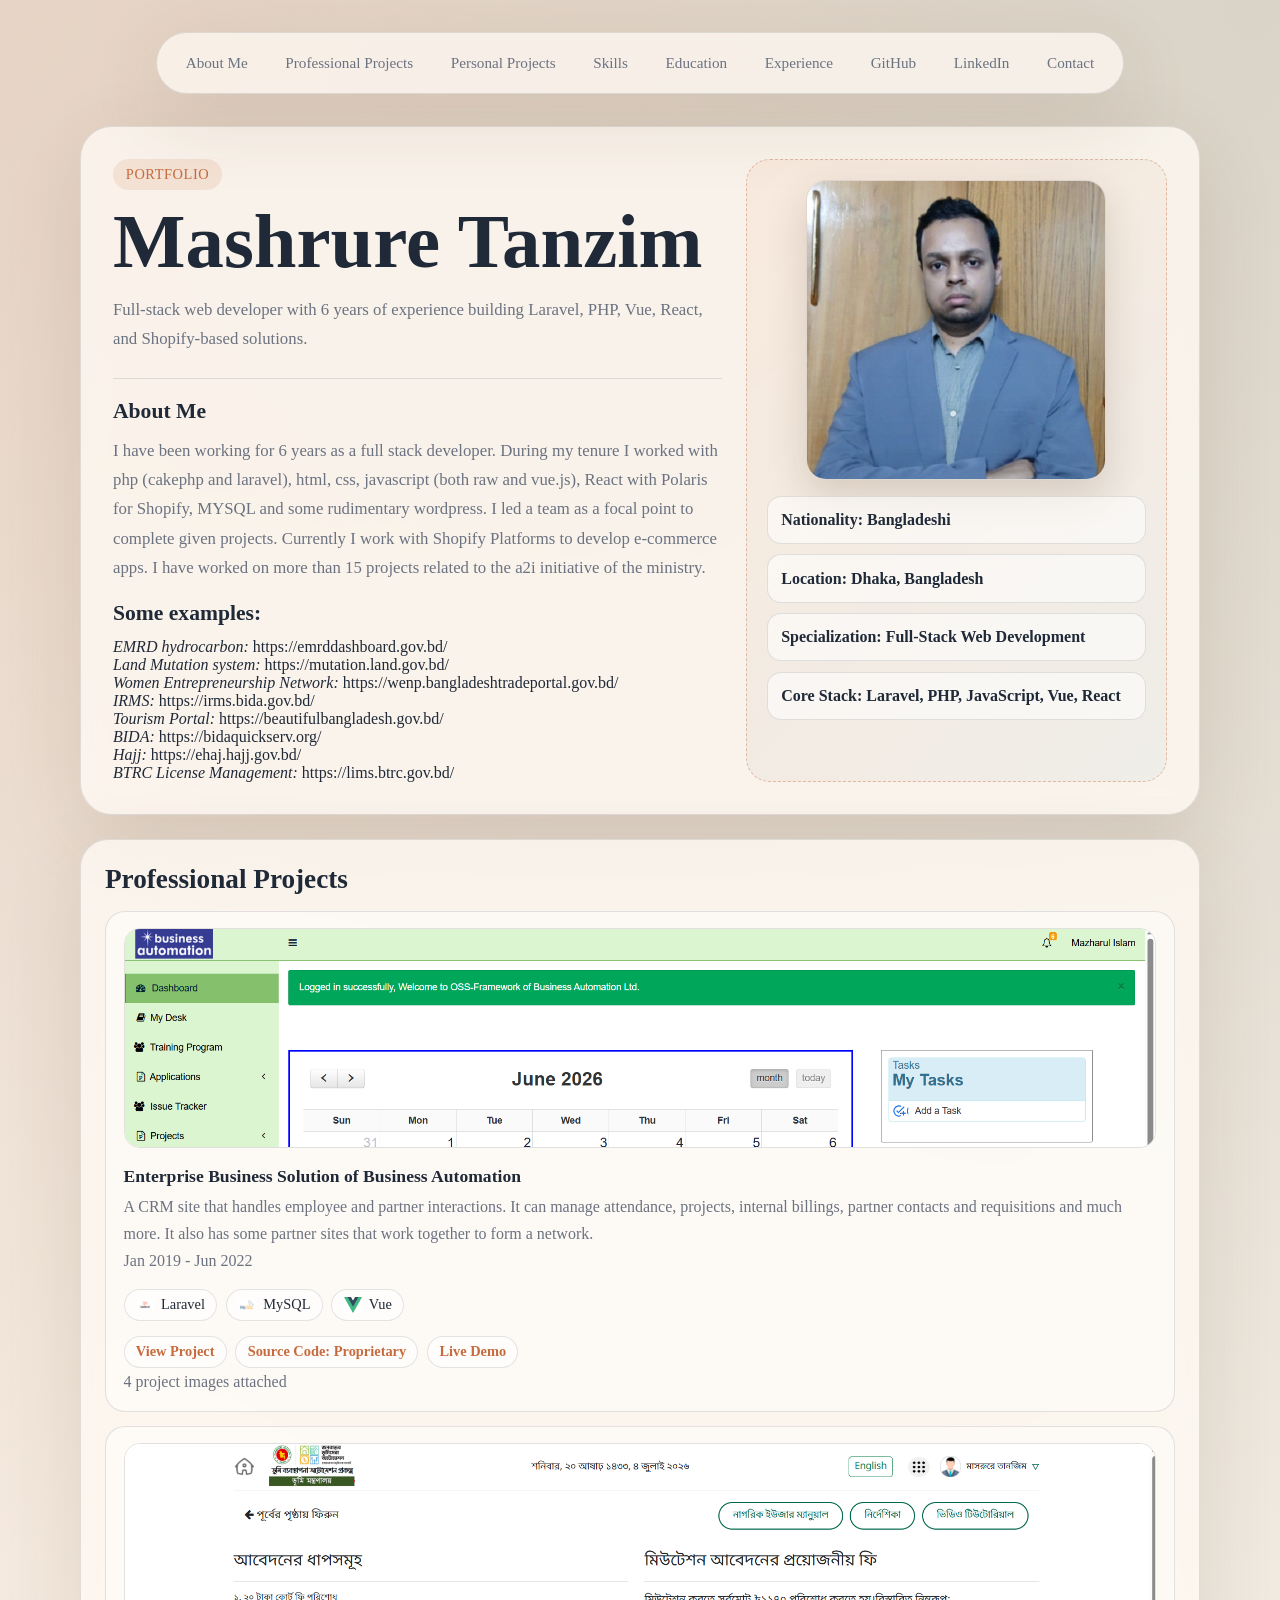
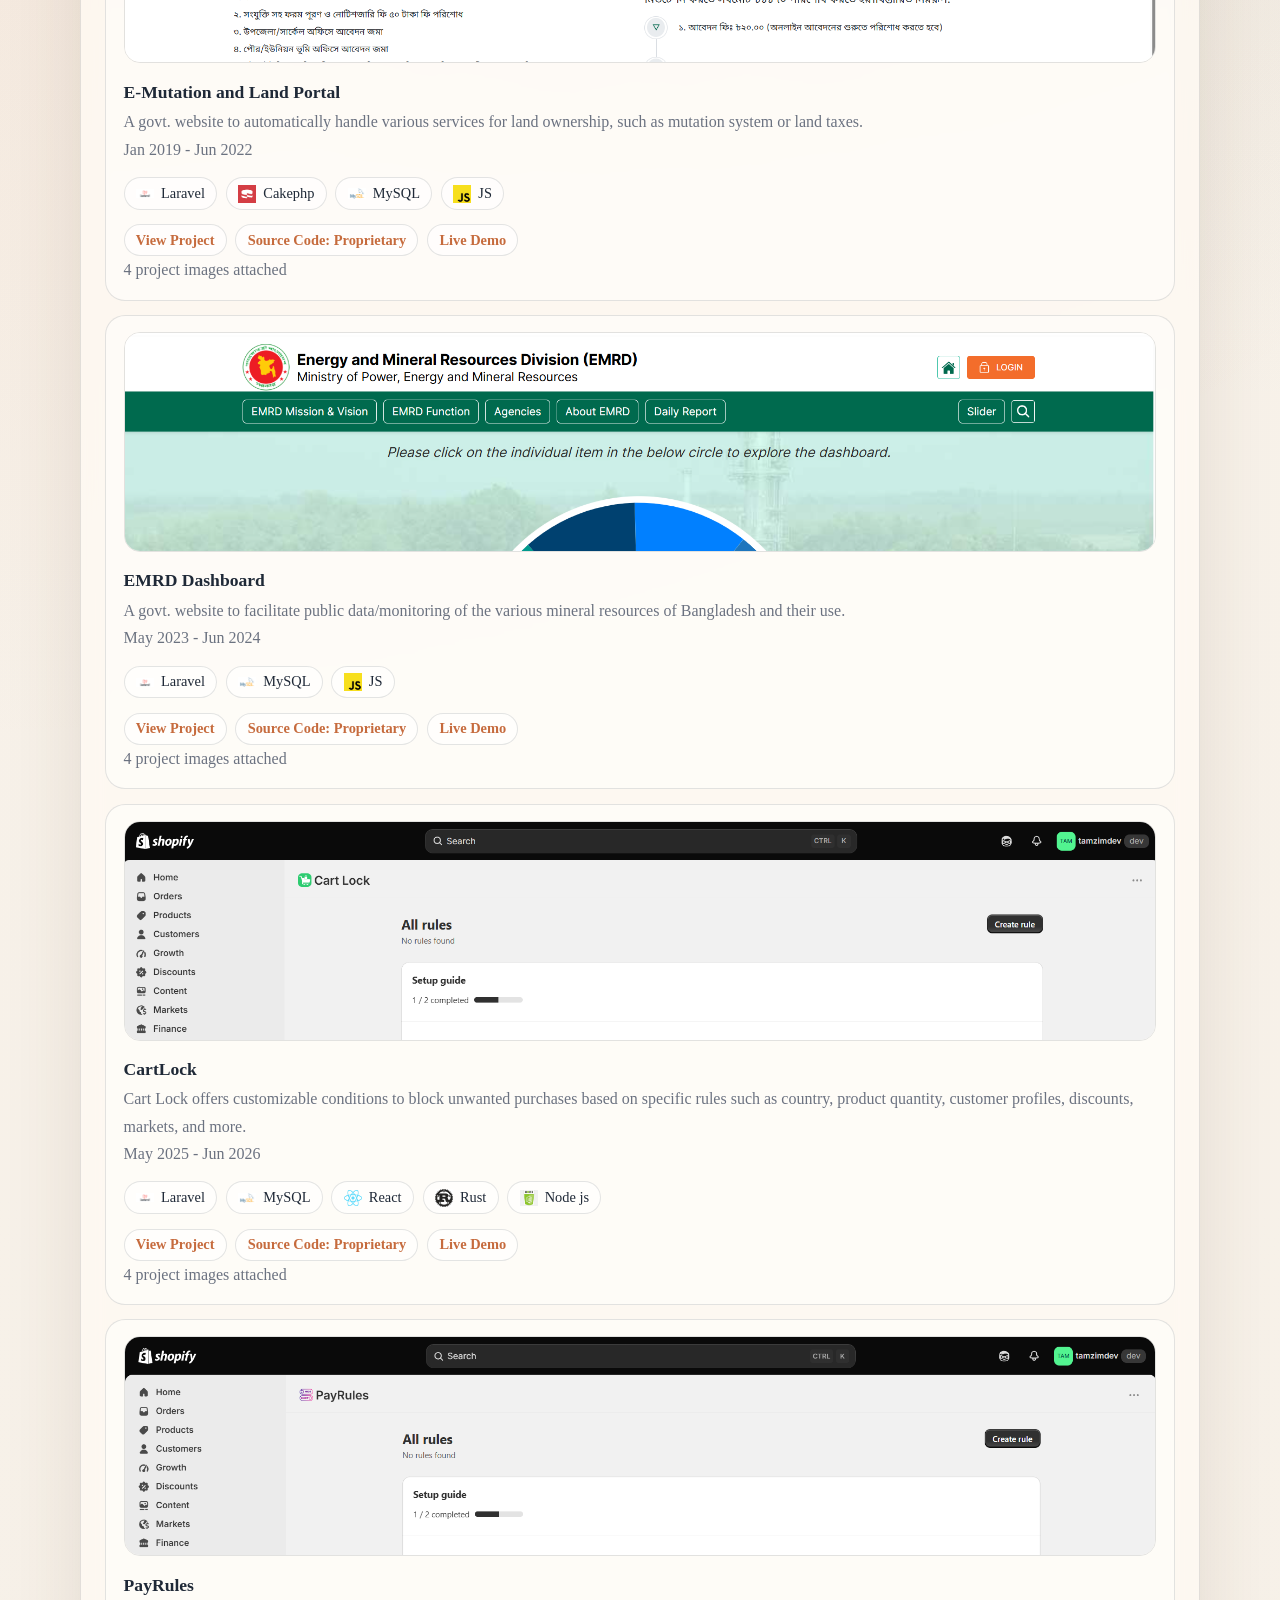
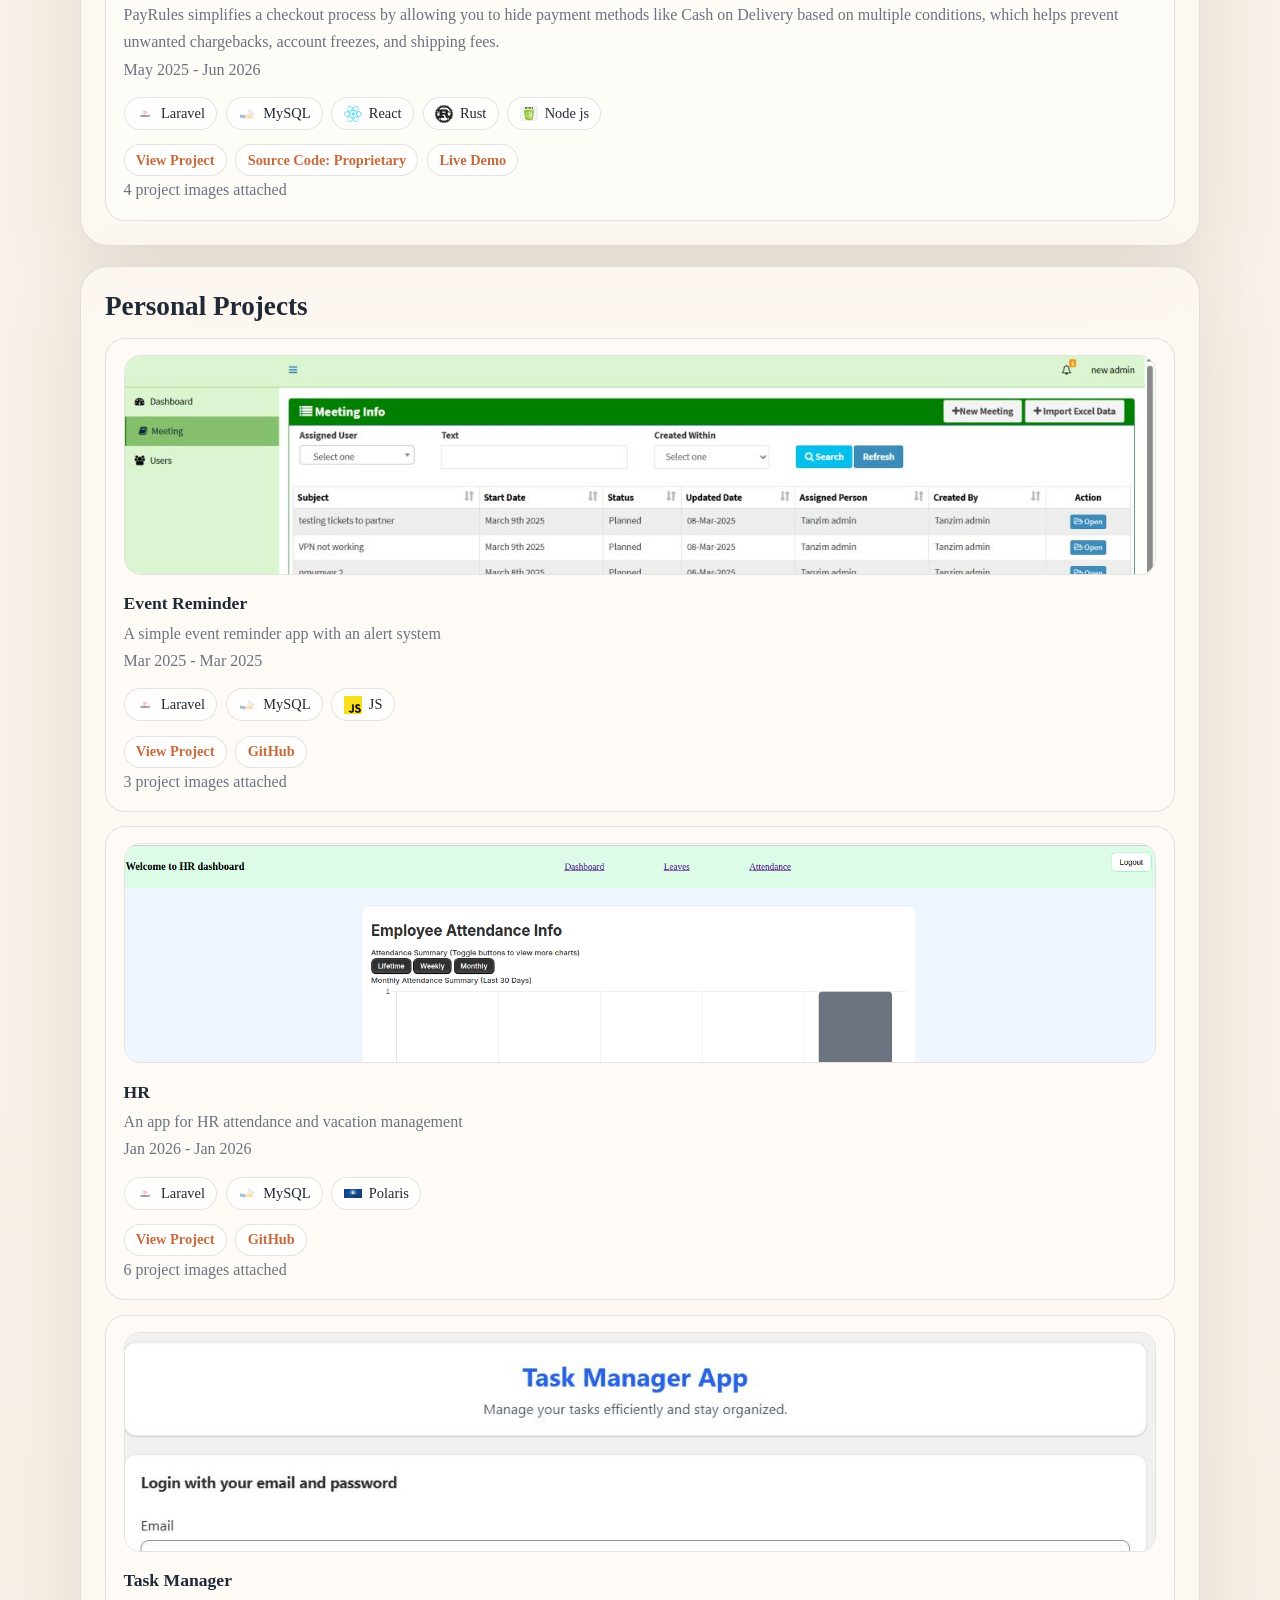
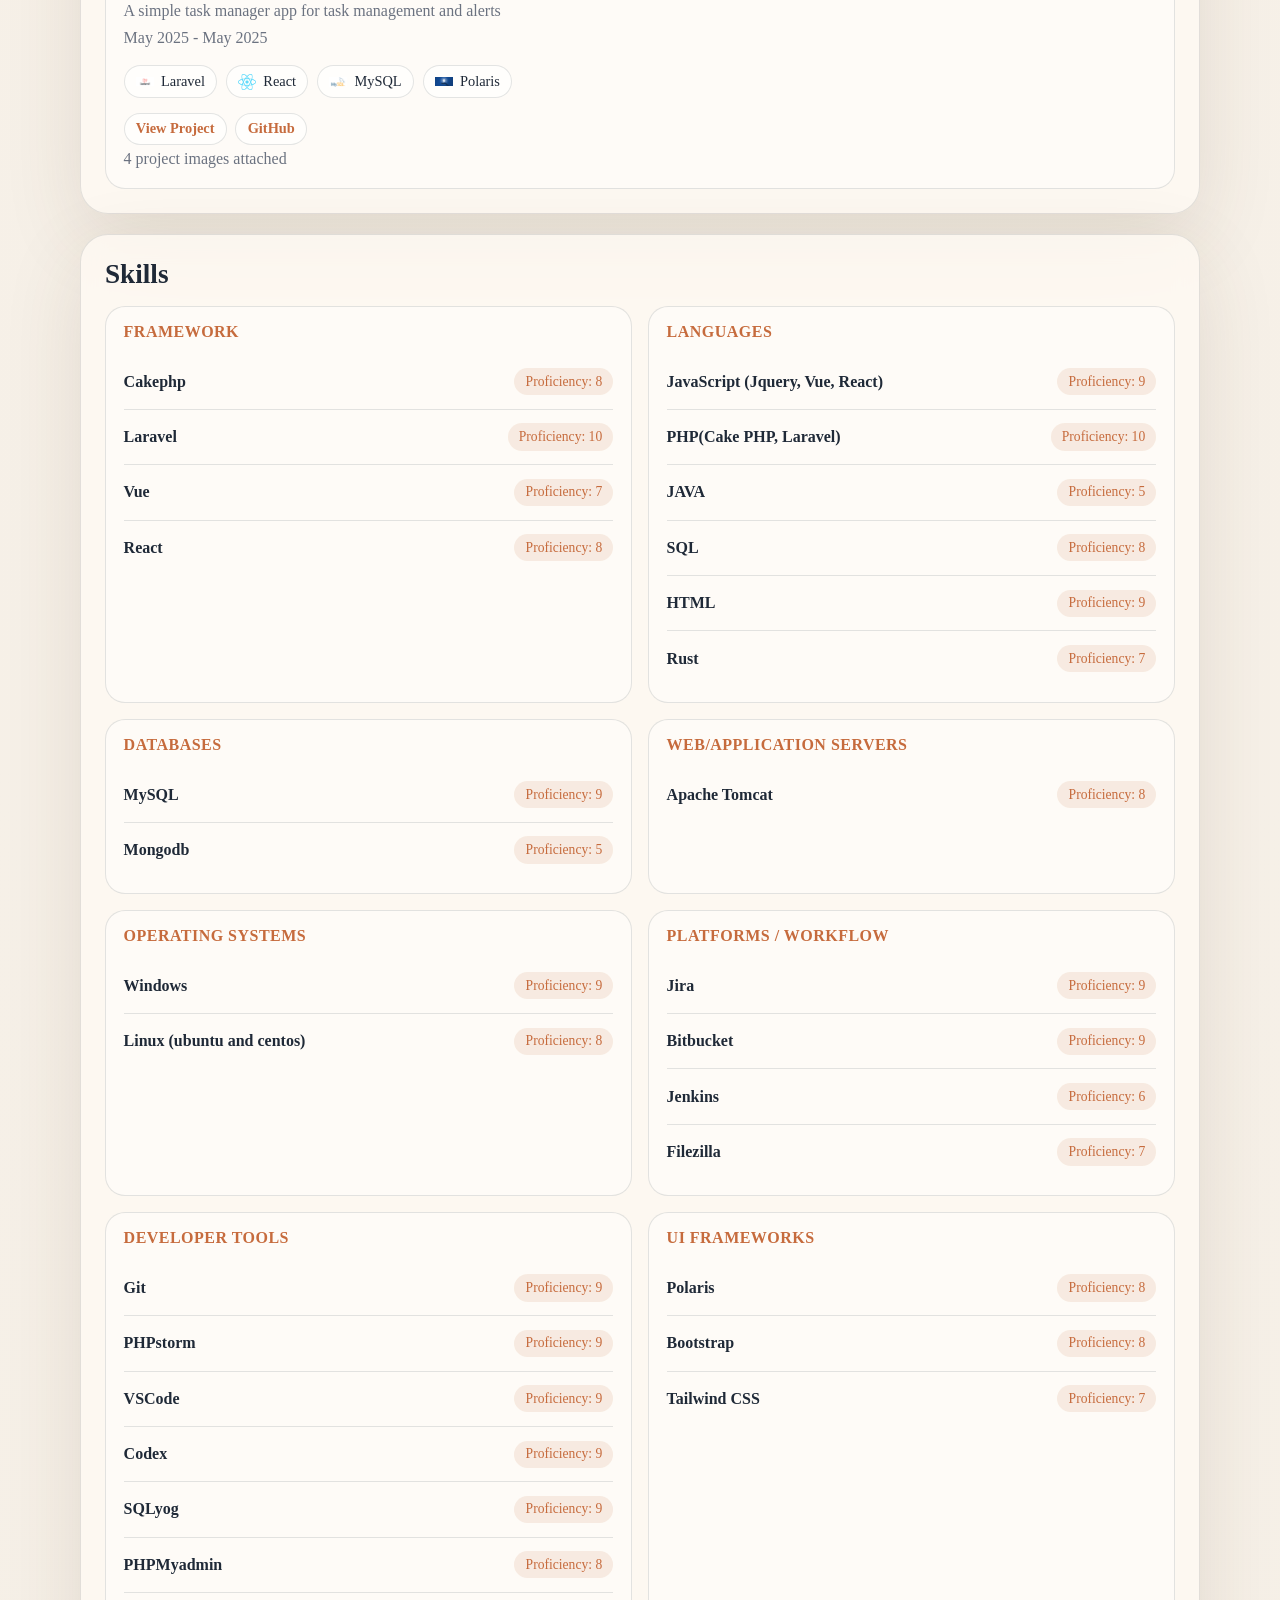
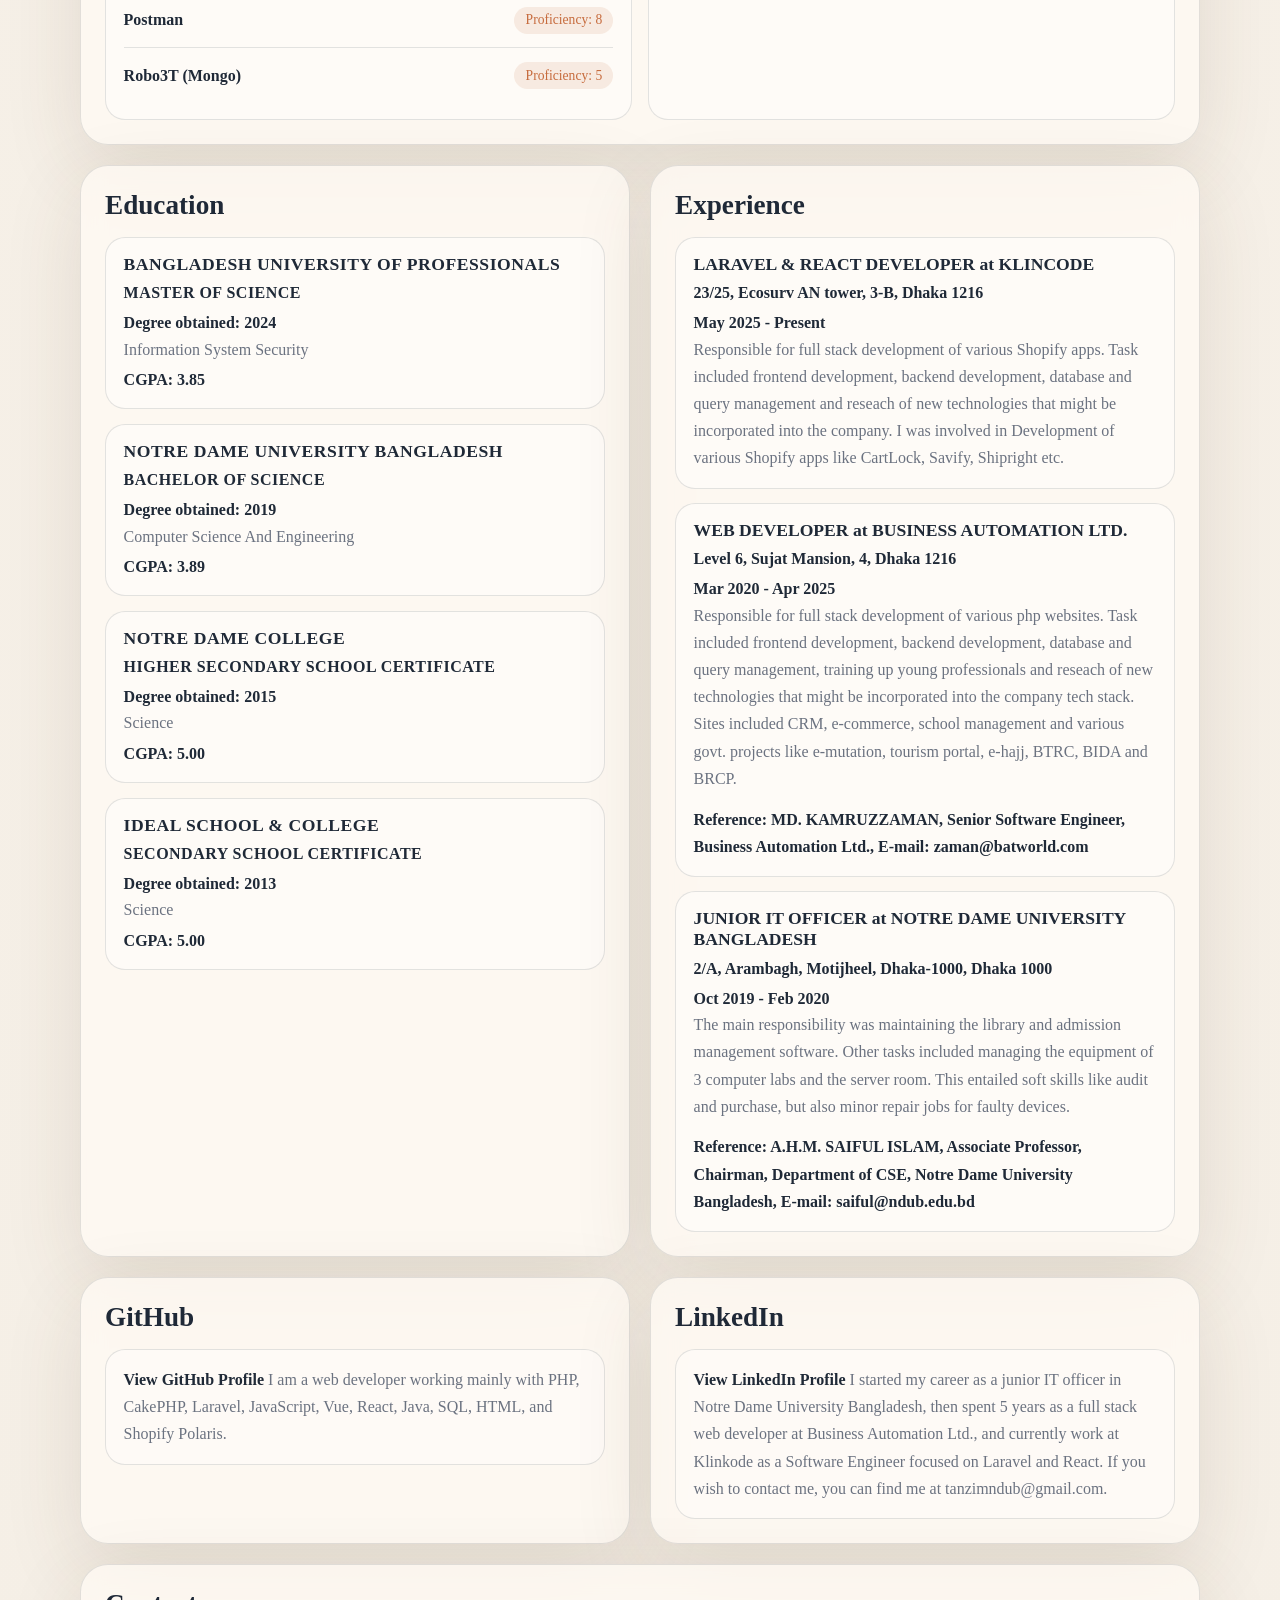
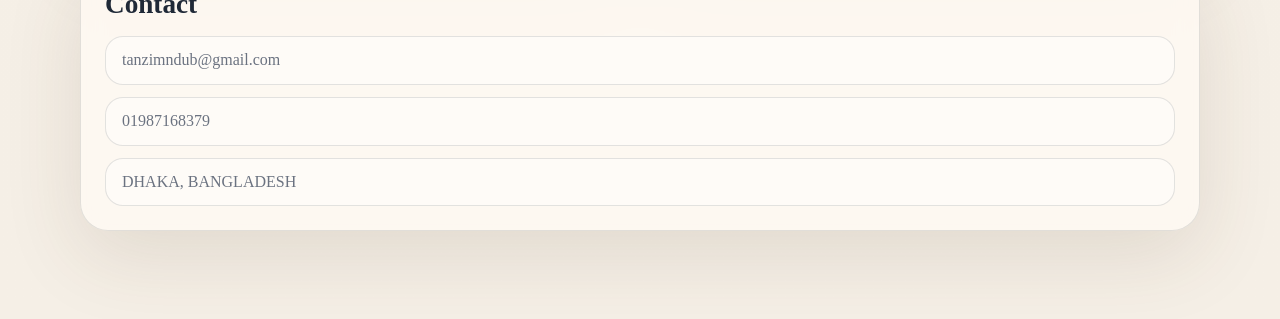
<file: index.html>
<!DOCTYPE html>
<html lang="en">
<head>
    <meta charset="utf-8">
    <meta name="viewport" content="width=device-width, initial-scale=1">
    <title>Portfolio</title>
    <link rel="icon" href="public/favicon.ico">
    <link rel="stylesheet" href="assets/site.css">
</head>
<body>
    <div class="page-shell">
        <header class="topbar">
            <nav aria-label="Section navigation">
                <a href="#about">About Me</a>
                <a href="#professional">Professional Projects</a>
                <a href="#projects">Personal Projects</a>
                <a href="#skills">Skills</a>
                <a href="#education">Education</a>
                <a href="#experience">Experience</a>
                <a href="#github">GitHub</a>
                <a href="#linkedin">LinkedIn</a>
                <a href="#contact">Contact</a>
            </nav>
        </header>

        <main>
            <section class="hero" id="about">
                <div>
                    <div class="eyebrow" id="hero-eyebrow"></div>
                    <h1 id="hero-name"></h1>
                    <p id="hero-summary"></p>

                    <div class="hero-about">
                        <h2 id="hero-about-heading"></h2>
                        <p id="hero-about-text"></p>
                        <br>
                        <p><h2>Some examples:</h2>

                            <i>EMRD hydrocarbon:</i> https://emrddashboard.gov.bd/<br>
                            <i>Land Mutation system:</i> https://mutation.land.gov.bd/<br>
                            <i>Women Entrepreneurship Network:</i> https://wenp.bangladeshtradeportal.gov.bd/<br>
                            <i>IRMS:</i> https://irms.bida.gov.bd/<br>
                            <i>Tourism Portal:</i> https://beautifulbangladesh.gov.bd/<br>
                            <i>BIDA:</i> https://bidaquickserv.org/<br>
                            <i>Hajj:</i> https://ehaj.hajj.gov.bd/<br>
                            <i>BTRC License Management:</i> https://lims.btrc.gov.bd/<br>
                        </p>
                    </div>
                </div>

                <div class="hero-panel">
                    <div class="panel-box">
                        <img class="hero-image" id="hero-image" alt="">
                        <div class="hero-facts" id="hero-facts"></div>
                    </div>
                </div>
            </section>

            <section class="content-grid">
                 <article class="section-card span-12" id="professional">
                    <h2>Professional Projects</h2>
                    <div class="project-list" id="projects-professional"></div>
                </article>

                <article class="section-card span-12" id="projects">
                    <h2>Personal Projects</h2>
                    <div class="project-list" id="projects-list"></div>
                </article>

                <article class="section-card span-12" id="skills">
                    <h2>Skills</h2>
                    <div class="skill-groups" id="skills-groups"></div>
                </article>

                <article class="section-card span-6" id="education">
                    <h2>Education</h2>
                    <div class="education-list" id="education-list"></div>
                </article>

                <article class="section-card span-6" id="experience">
                    <h2>Experience</h2>
                    <div class="experience-list" id="experience-list"></div>
                </article>

                <article class="section-card span-6" id="github">
                    <h2>GitHub</h2>
                    <div class="link-grid">
                        <a id="github-link" href="#" target="_blank" rel="noreferrer" aria-label="Open GitHub profile">
                            <strong id="github-title"></strong>
                            <span id="github-description"></span>
                        </a>
                    </div>
                </article>

                <article class="section-card span-6" id="linkedin">
                    <h2>LinkedIn</h2>
                    <div class="link-grid">
                        <a id="linkedin-link" href="#" target="_blank" rel="noreferrer" aria-label="Open LinkedIn profile">
                            <strong id="linkedin-title"></strong>
                            <span id="linkedin-description"></span>
                        </a>
                    </div>
                </article>

                <article class="section-card span-12" id="contact">
                    <h2>Contact</h2>
                    <div class="contact-list">
                        <div id="contact-email"></div>
                        <div id="contact-phone"></div>
                        <div id="contact-location"></div>
                    </div>
                </article>
            </section>
        </main>

        <footer>
            
        </footer>
    </div>

    <script type="module" src="assets/site.js"></script>
</body>
</html>
</file>
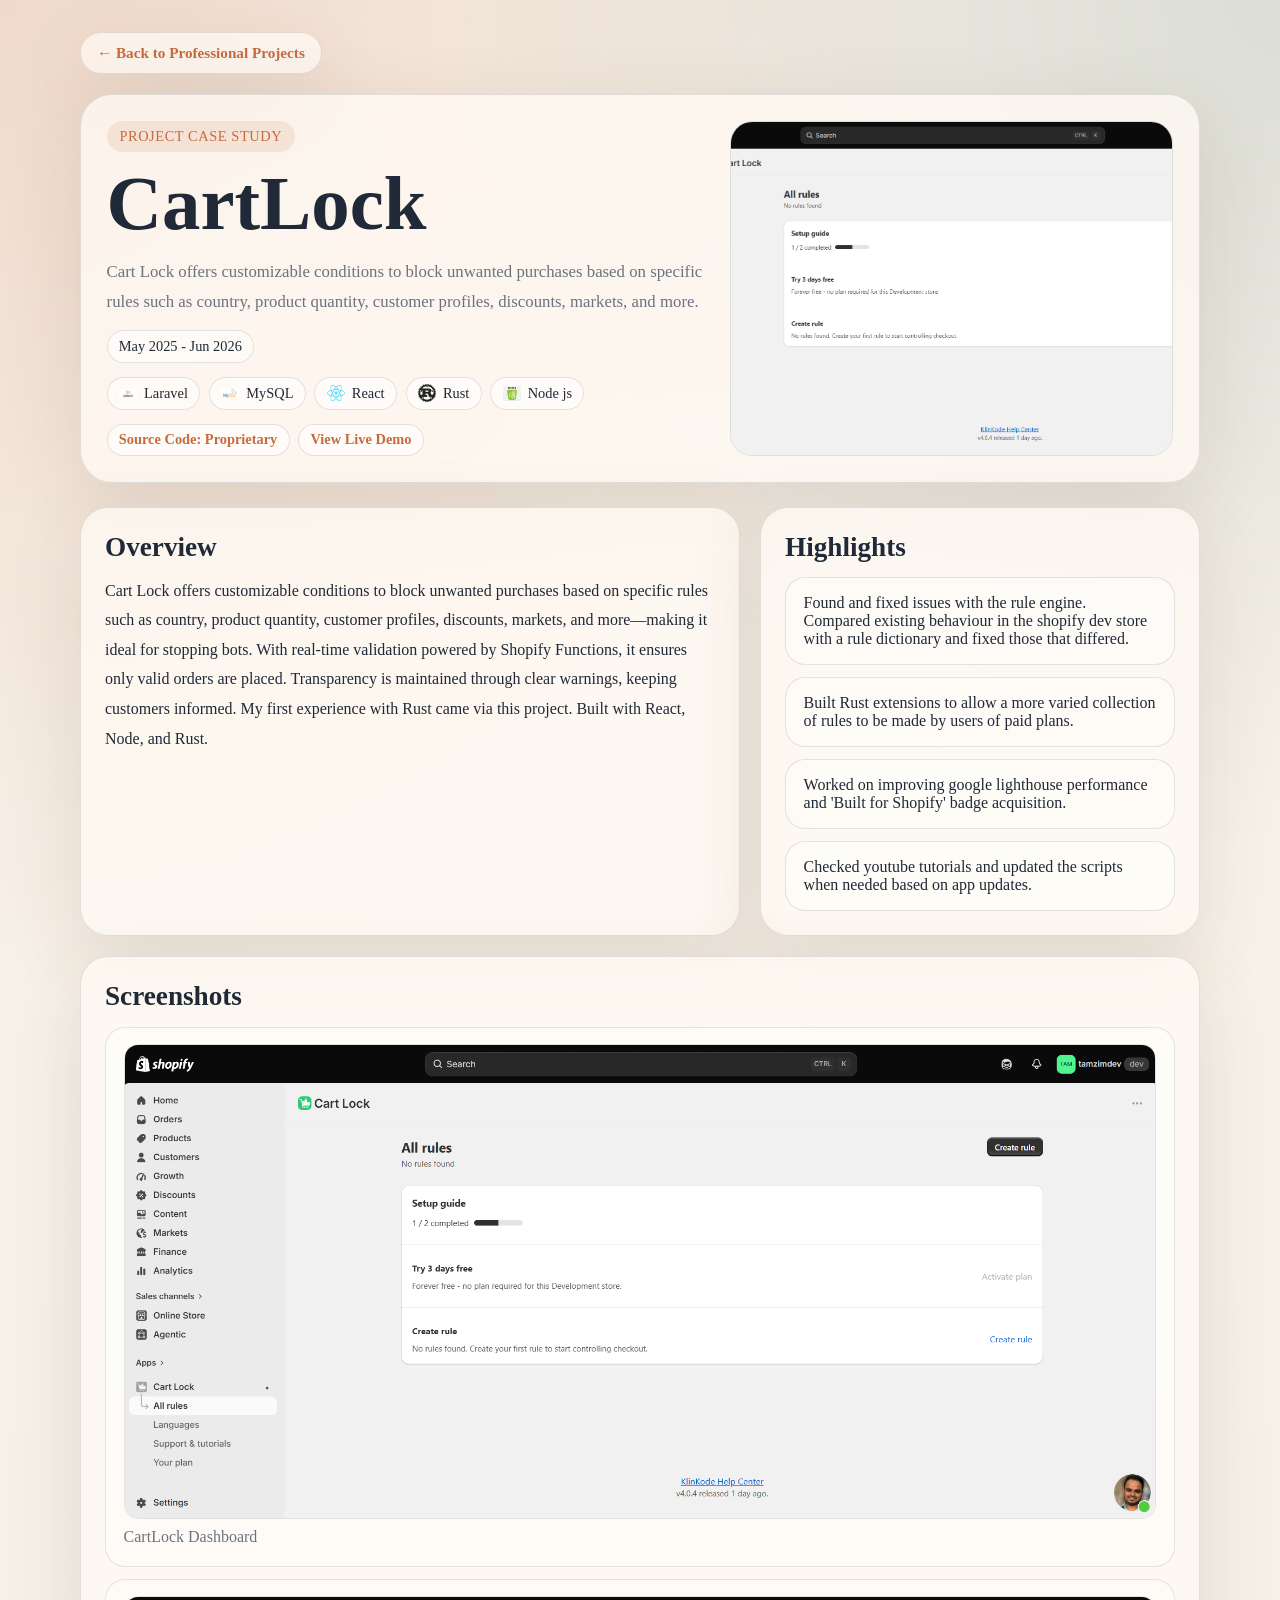
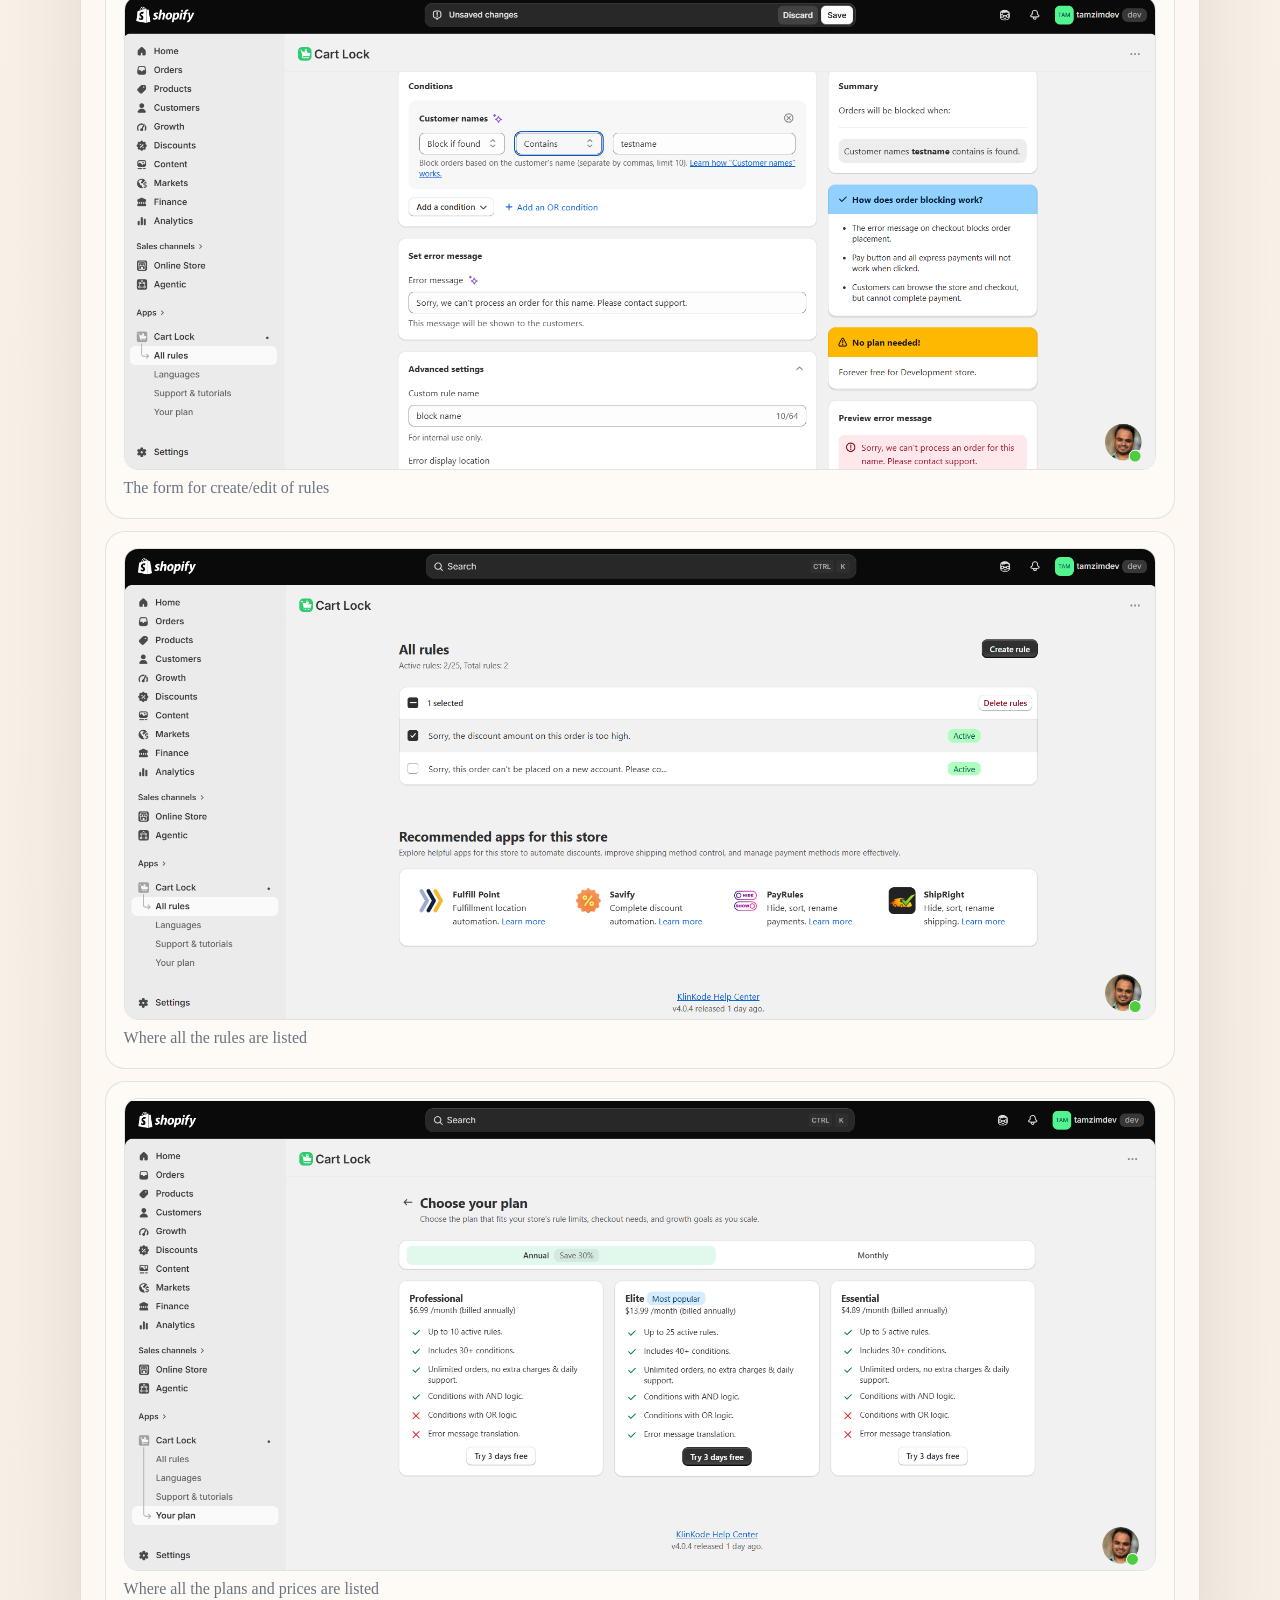
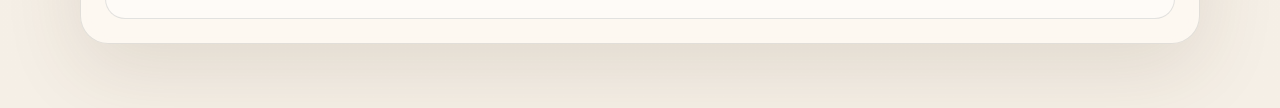
<file: projects/cartlock.html>
<!DOCTYPE html>
<html lang="en">
<head>
    <meta charset="utf-8">
    <meta name="viewport" content="width=device-width, initial-scale=1">
    <title>Project</title>
    <link rel="icon" href="../public/favicon.ico">
    <link rel="stylesheet" href="../assets/site.css">
</head>
<body data-project-slug="cartlock">
    <div class="page-shell">
        <a class="back-link" href="../index.html#professional">← Back to Professional Projects</a>

        <section class="hero detail-hero">
            <div>
                <div class="eyebrow" id="project-eyebrow"></div>
                <h1 id="project-title"></h1>
                <p class="lead" id="project-summary"></p>

                <div class="meta-list">
                    <span class="meta-pill" id="project-period"></span>
                    <span class="meta-pill" id="project-featured">Professional Project</span>
                </div>

                <div class="tag-list" id="project-tags"></div>
                <div class="link-list" id="project-links"></div>
            </div>

            <div id="project-cover"></div>
        </section>

        <section class="content-grid project-detail-grid">
            <article class="content-card">
                <h2>Overview</h2>
                <p class="body-copy" id="project-overview"></p>
            </article>

            <aside class="content-card">
                <h2>Highlights</h2>
                <div class="highlight-list" id="project-highlights"></div>
            </aside>
        </section>

        <section class="content-card" style="margin-top: 1.25rem;">
            <h2>Screenshots</h2>
            <div class="image-grid" id="project-screenshots"></div>
        </section>
    </div>

    <script type="module" src="../assets/project.js"></script>
</body>
</html>
</file>
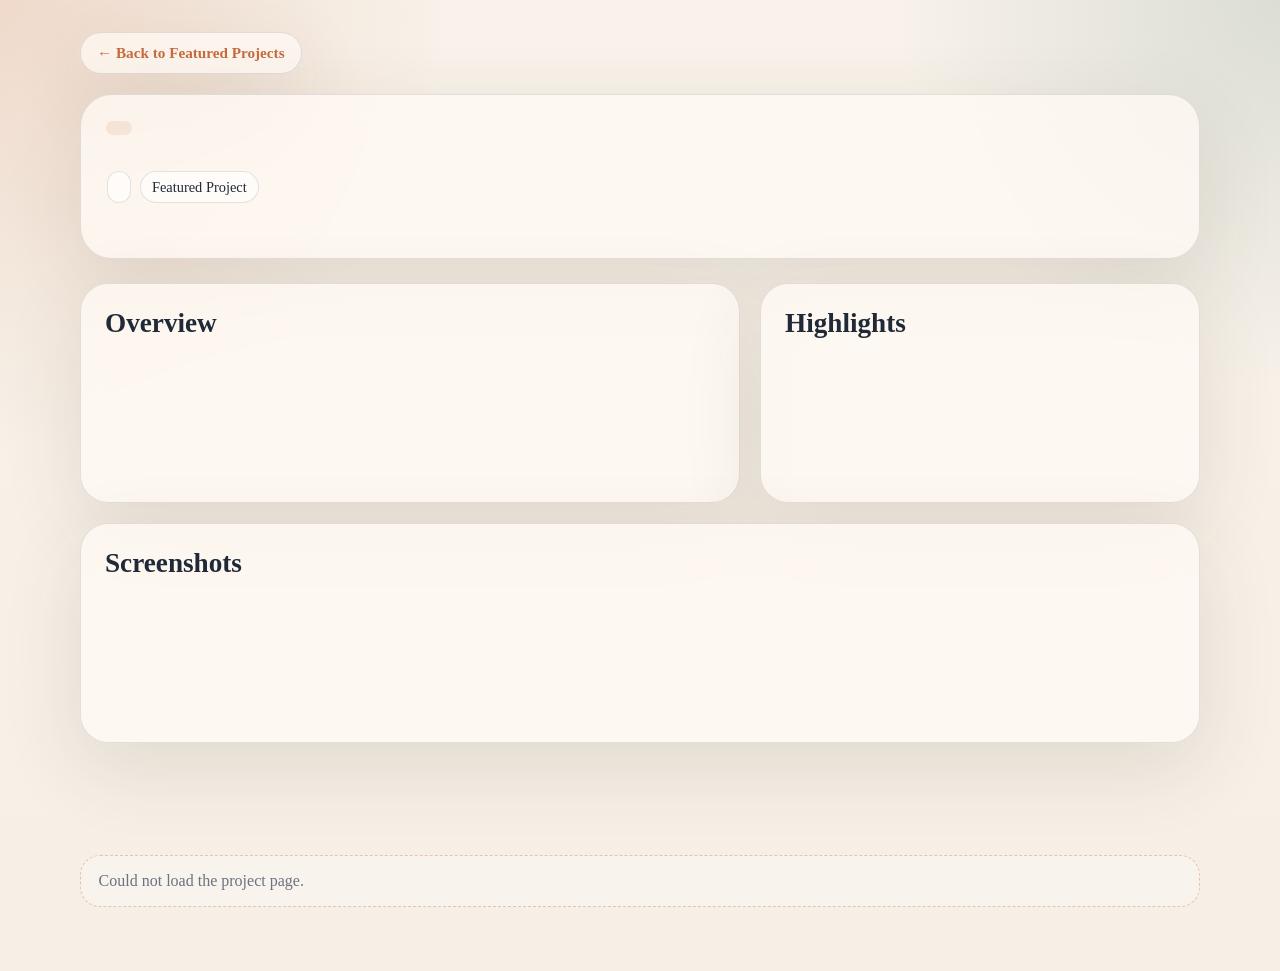
<file: projects/crm.html>
<!DOCTYPE html>
<html lang="en">
<head>
    <meta charset="utf-8">
    <meta name="viewport" content="width=device-width, initial-scale=1">
    <title>Project</title>
    <link rel="icon" href="../public/favicon.ico">
    <link rel="stylesheet" href="../assets/site.css">
</head>
<body data-project-slug="crm">
    <div class="page-shell">
        <a class="back-link" href="../index.html#projects">← Back to Featured Projects</a>

        <section class="hero detail-hero">
            <div>
                <div class="eyebrow" id="project-eyebrow"></div>
                <h1 id="project-title"></h1>
                <p class="lead" id="project-summary"></p>

                <div class="meta-list">
                    <span class="meta-pill" id="project-period"></span>
                    <span class="meta-pill" id="project-featured">Featured Project</span>
                </div>

                <div class="tag-list" id="project-tags"></div>
                <div class="link-list" id="project-links"></div>
            </div>

            <div id="project-cover"></div>
        </section>

        <section class="content-grid project-detail-grid">
            <article class="content-card">
                <h2>Overview</h2>
                <p class="body-copy" id="project-overview"></p>
            </article>

            <aside class="content-card">
                <h2>Highlights</h2>
                <div class="highlight-list" id="project-highlights"></div>
            </aside>
        </section>

        <section class="content-card" style="margin-top: 1.25rem;">
            <h2>Screenshots</h2>
            <div class="image-grid" id="project-screenshots"></div>
        </section>
    </div>

    <script type="module" src="../assets/project.js"></script>
</body>
</html>
</file>
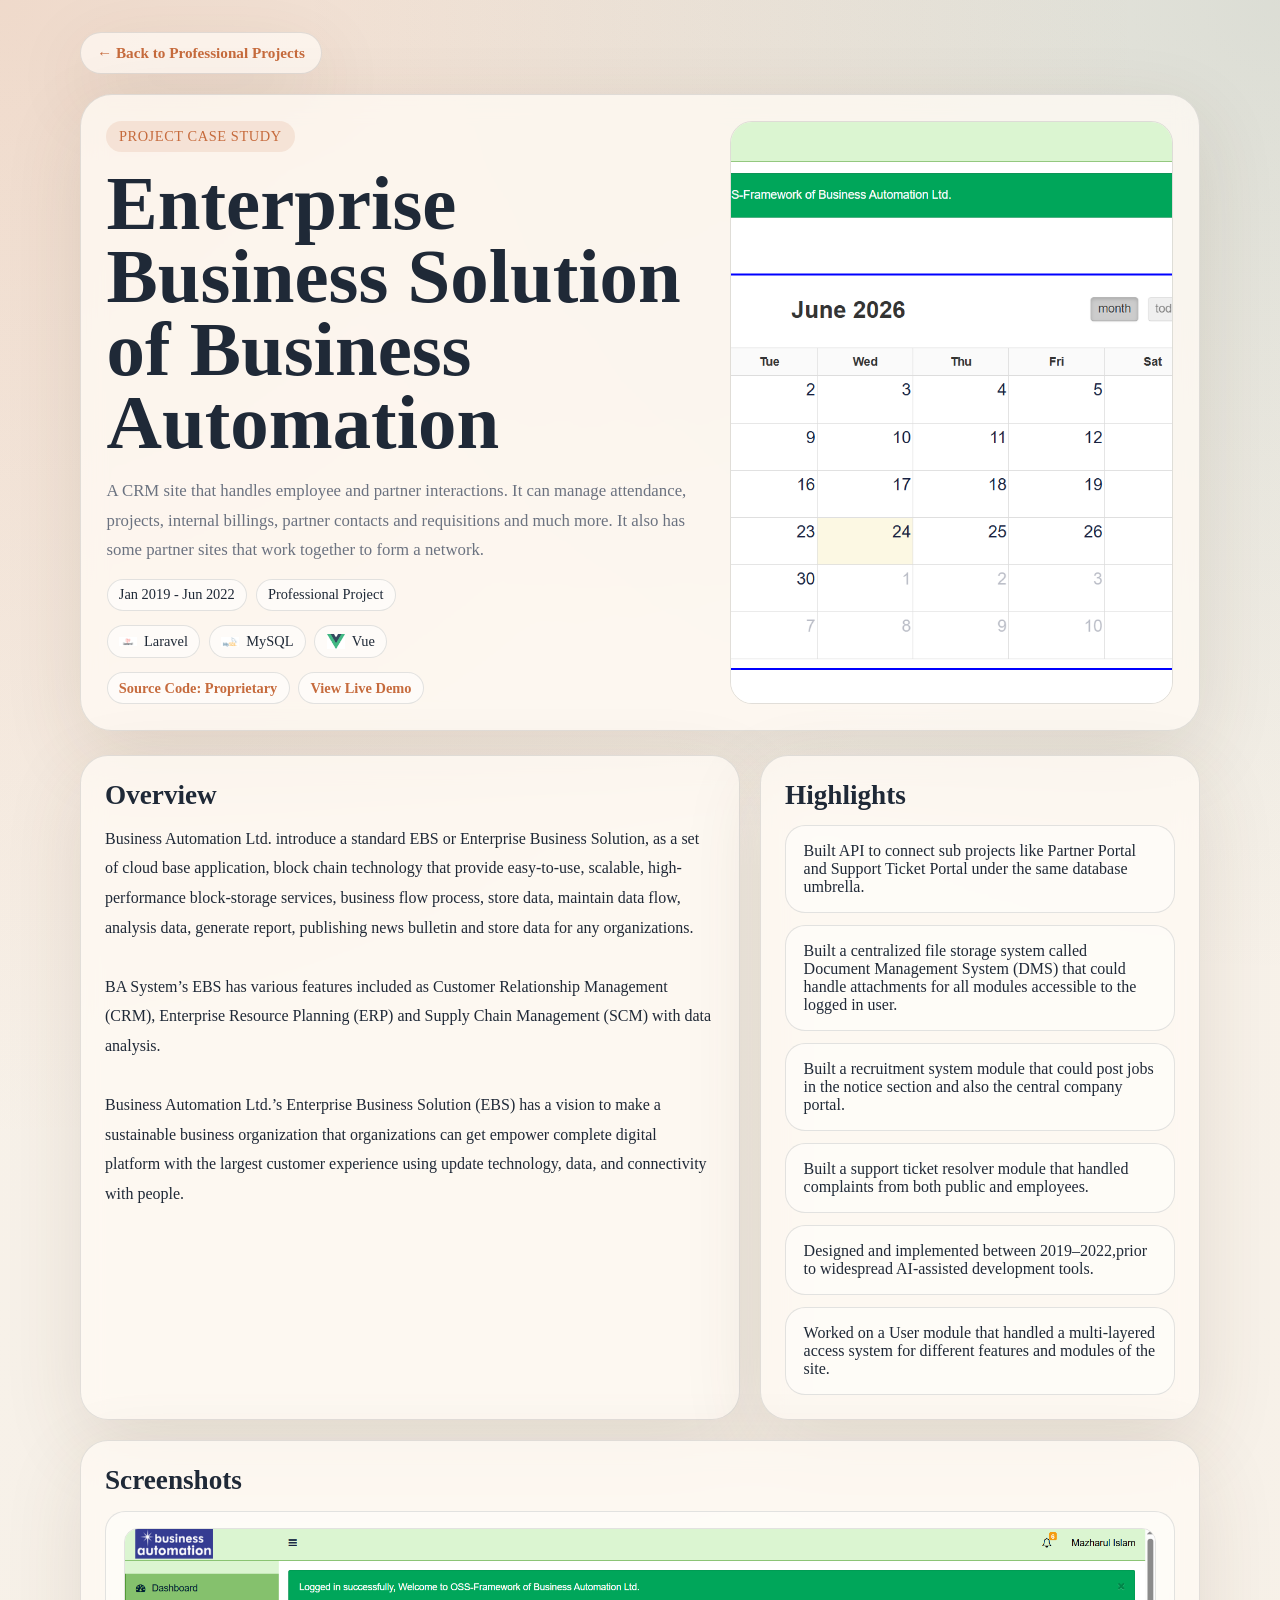
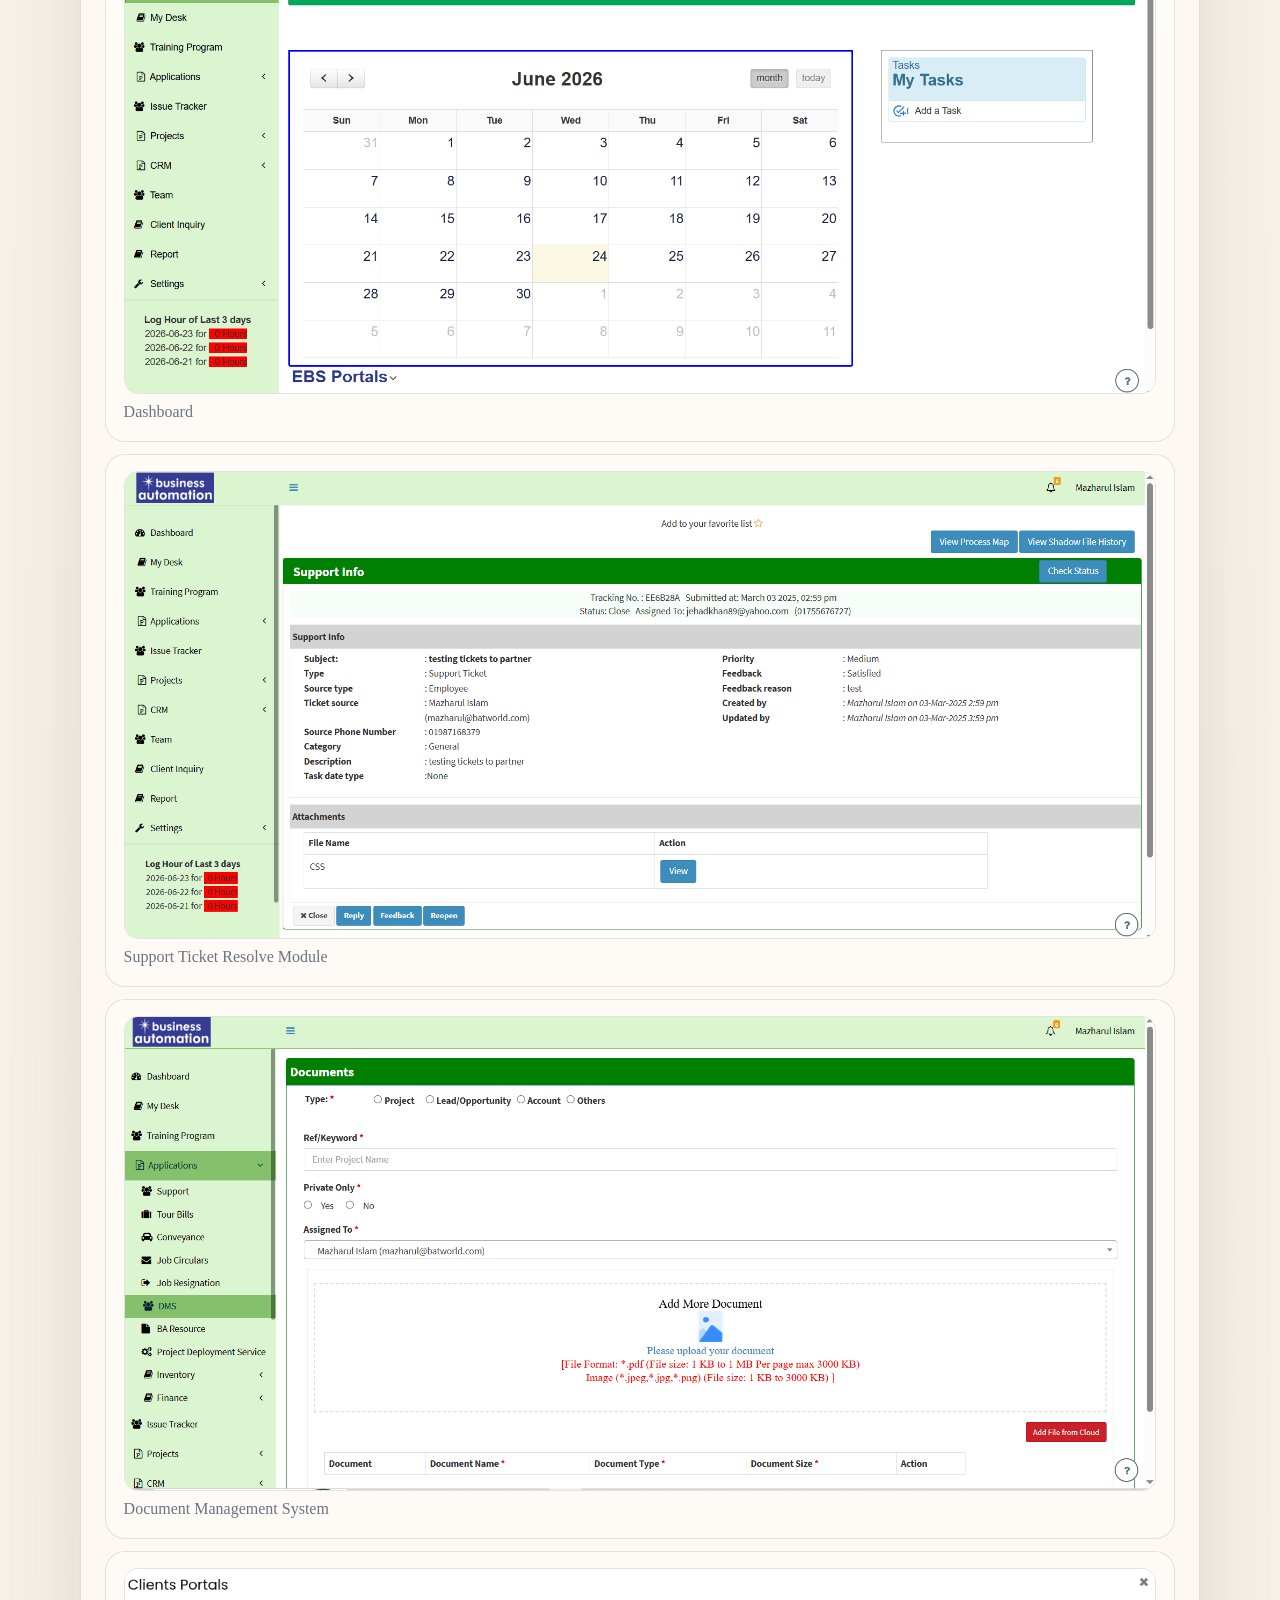
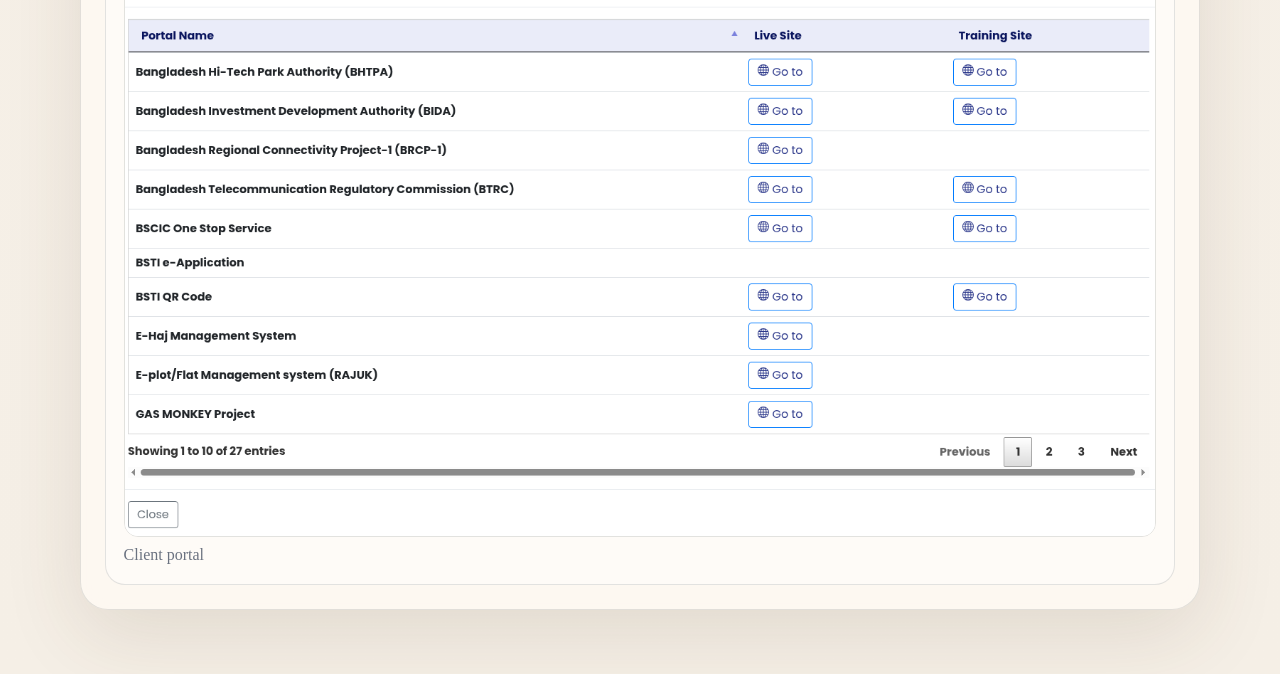
<file: projects/crmpro.html>
<!DOCTYPE html>
<html lang="en">
<head>
    <meta charset="utf-8">
    <meta name="viewport" content="width=device-width, initial-scale=1">
    <title>Project</title>
    <link rel="icon" href="../public/favicon.ico">
    <link rel="stylesheet" href="../assets/site.css">
</head>
<body data-project-slug="crmpro">
    <div class="page-shell">
        <a class="back-link" href="../index.html#professional">← Back to Professional Projects</a>

        <section class="hero detail-hero">
            <div>
                <div class="eyebrow" id="project-eyebrow"></div>
                <h1 id="project-title"></h1>
                <p class="lead" id="project-summary"></p>

                <div class="meta-list">
                    <span class="meta-pill" id="project-period"></span>
                    <span class="meta-pill" id="project-featured">Professional Project</span>
                </div>

                <div class="tag-list" id="project-tags"></div>
                <div class="link-list" id="project-links"></div>
            </div>

            <div id="project-cover"></div>
        </section>

        <section class="content-grid project-detail-grid">
            <article class="content-card">
                <h2>Overview</h2>
                <p class="body-copy" id="project-overview"></p>
            </article>

            <aside class="content-card">
                <h2>Highlights</h2>
                <div class="highlight-list" id="project-highlights"></div>
            </aside>
        </section>

        <section class="content-card" style="margin-top: 1.25rem;">
            <h2>Screenshots</h2>
            <div class="image-grid" id="project-screenshots"></div>
        </section>
    </div>

    <script type="module" src="../assets/project.js"></script>
</body>
</html>
</file>
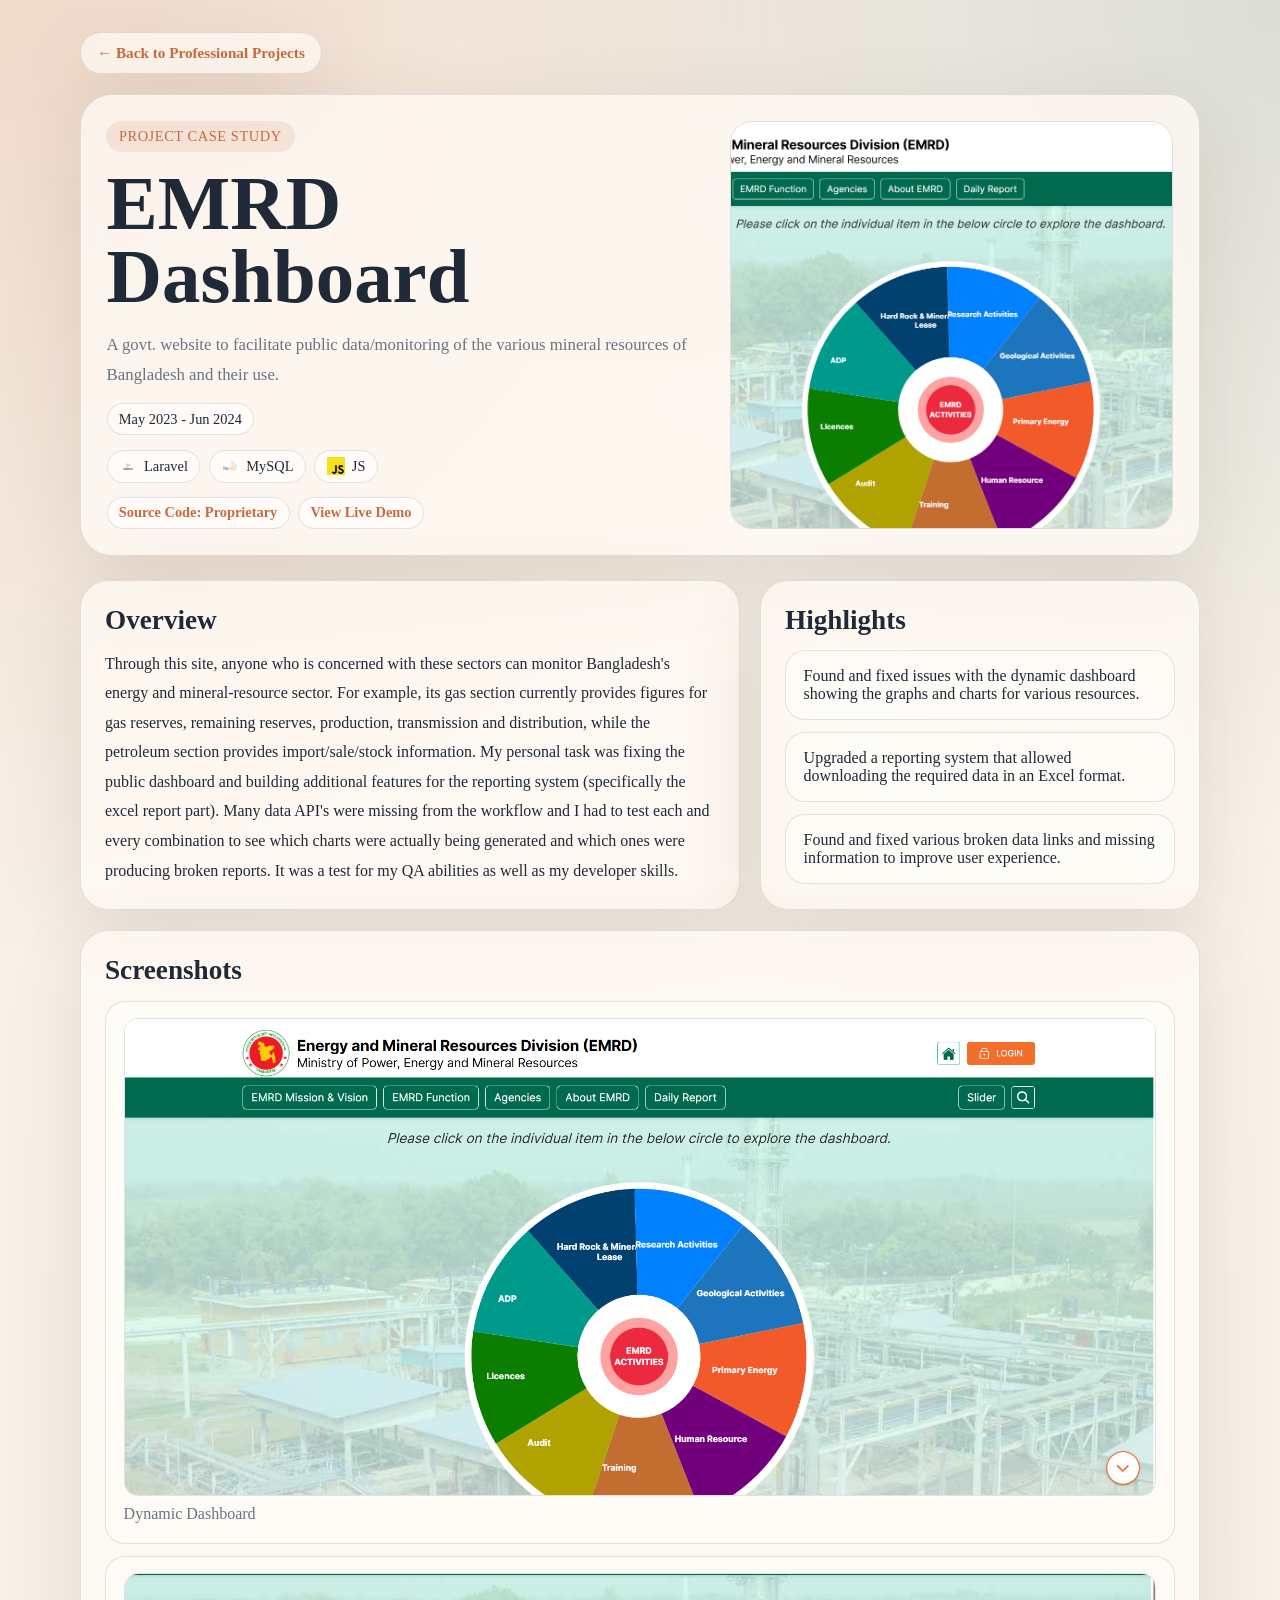
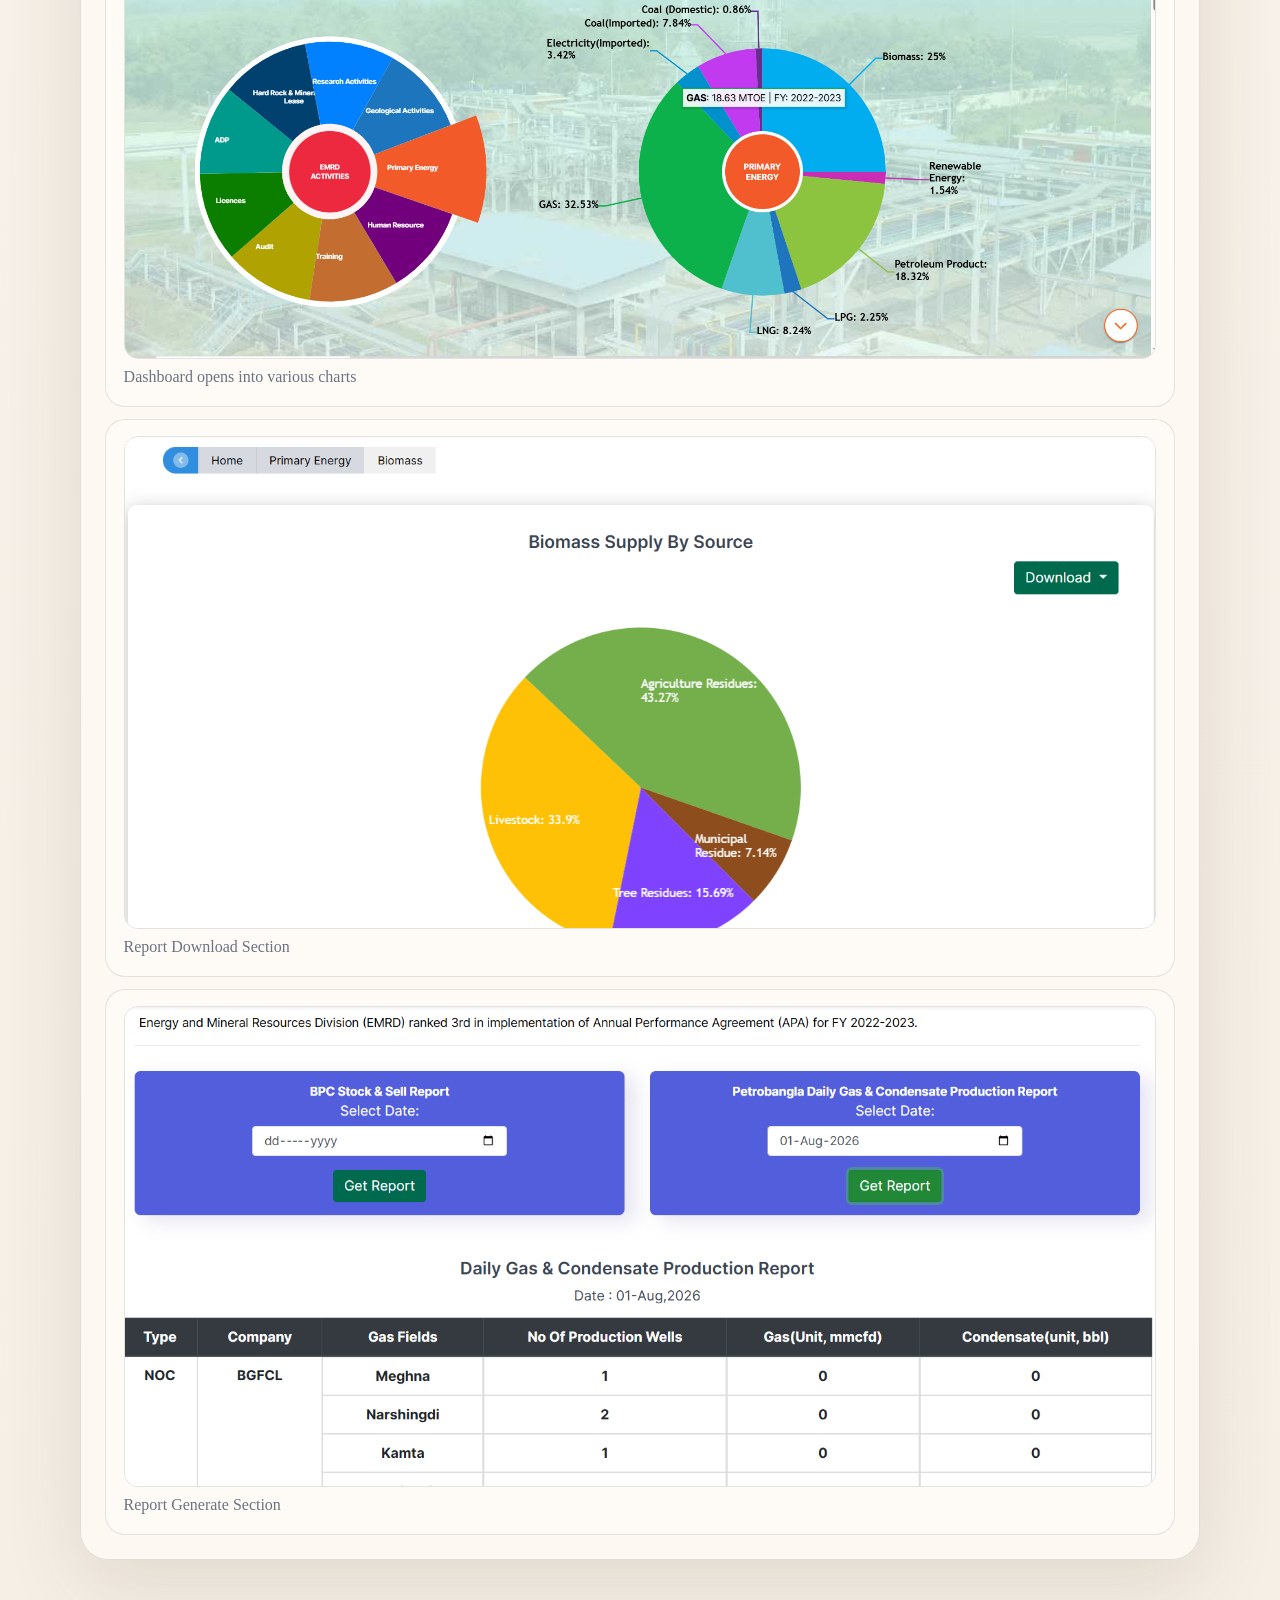
<file: projects/emrd.html>
<!DOCTYPE html>
<html lang="en">
<head>
    <meta charset="utf-8">
    <meta name="viewport" content="width=device-width, initial-scale=1">
    <title>Project</title>
    <link rel="icon" href="../public/favicon.ico">
    <link rel="stylesheet" href="../assets/site.css">
</head>
<body data-project-slug="emrd">
    <div class="page-shell">
        <a class="back-link" href="../index.html#professional">← Back to Professional Projects</a>

        <section class="hero detail-hero">
            <div>
                <div class="eyebrow" id="project-eyebrow"></div>
                <h1 id="project-title"></h1>
                <p class="lead" id="project-summary"></p>

                <div class="meta-list">
                    <span class="meta-pill" id="project-period"></span>
                    <span class="meta-pill" id="project-featured">Professional Project</span>
                </div>

                <div class="tag-list" id="project-tags"></div>
                <div class="link-list" id="project-links"></div>
            </div>

            <div id="project-cover"></div>
        </section>

        <section class="content-grid project-detail-grid">
            <article class="content-card">
                <h2>Overview</h2>
                <p class="body-copy" id="project-overview"></p>
            </article>

            <aside class="content-card">
                <h2>Highlights</h2>
                <div class="highlight-list" id="project-highlights"></div>
            </aside>
        </section>

        <section class="content-card" style="margin-top: 1.25rem;">
            <h2>Screenshots</h2>
            <div class="image-grid" id="project-screenshots"></div>
        </section>
    </div>

    <script type="module" src="../assets/project.js"></script>
</body>
</html>
</file>
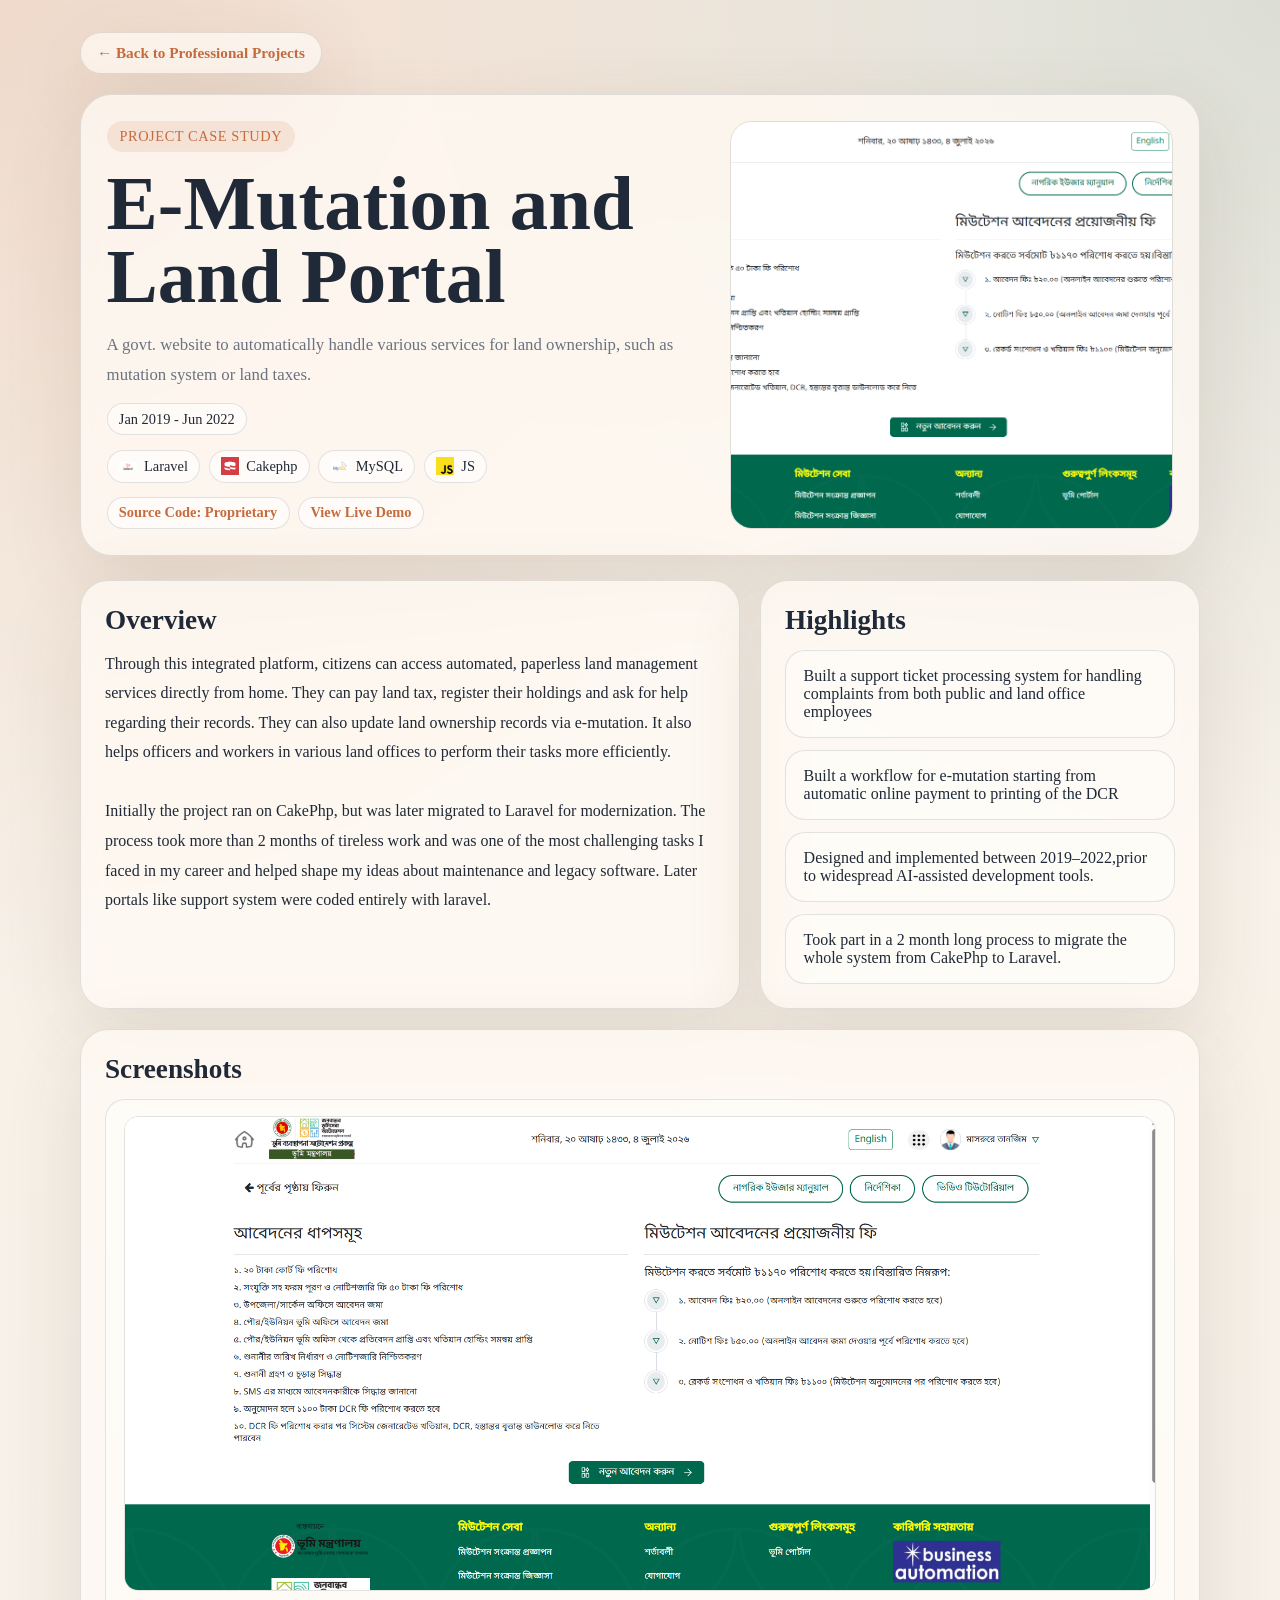
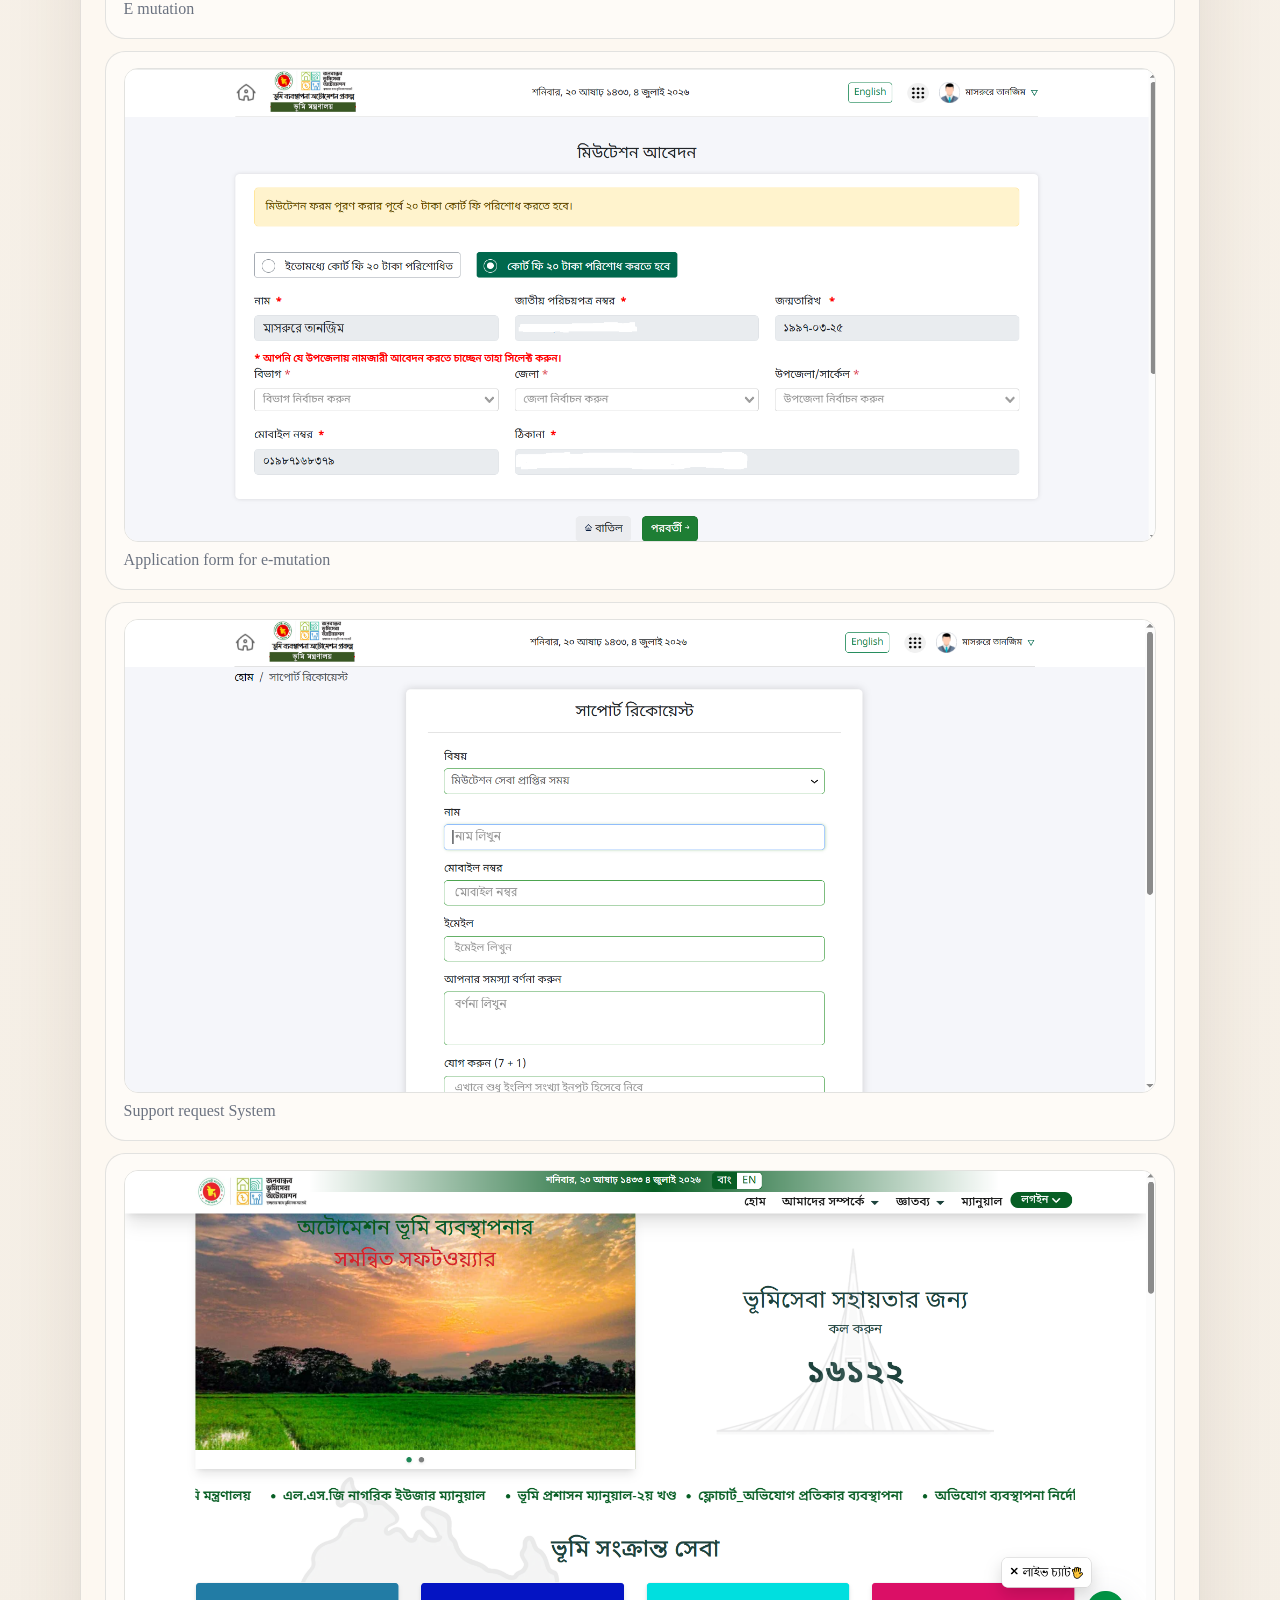
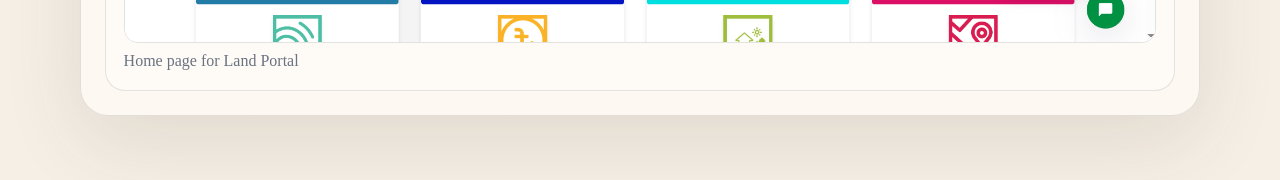
<file: projects/emutation.html>
<!DOCTYPE html>
<html lang="en">
<head>
    <meta charset="utf-8">
    <meta name="viewport" content="width=device-width, initial-scale=1">
    <title>Project</title>
    <link rel="icon" href="../public/favicon.ico">
    <link rel="stylesheet" href="../assets/site.css">
</head>
<body data-project-slug="emutation">
    <div class="page-shell">
        <a class="back-link" href="../index.html#professional">← Back to Professional Projects</a>

        <section class="hero detail-hero">
            <div>
                <div class="eyebrow" id="project-eyebrow"></div>
                <h1 id="project-title"></h1>
                <p class="lead" id="project-summary"></p>

                <div class="meta-list">
                    <span class="meta-pill" id="project-period"></span>
                    <span class="meta-pill" id="project-featured">Professional Project</span>
                </div>

                <div class="tag-list" id="project-tags"></div>
                <div class="link-list" id="project-links"></div>
            </div>

            <div id="project-cover"></div>
        </section>

        <section class="content-grid project-detail-grid">
            <article class="content-card">
                <h2>Overview</h2>
                <p class="body-copy" id="project-overview"></p>
            </article>

            <aside class="content-card">
                <h2>Highlights</h2>
                <div class="highlight-list" id="project-highlights"></div>
            </aside>
        </section>

        <section class="content-card" style="margin-top: 1.25rem;">
            <h2>Screenshots</h2>
            <div class="image-grid" id="project-screenshots"></div>
        </section>
    </div>

    <script type="module" src="../assets/project.js"></script>
</body>
</html>
</file>
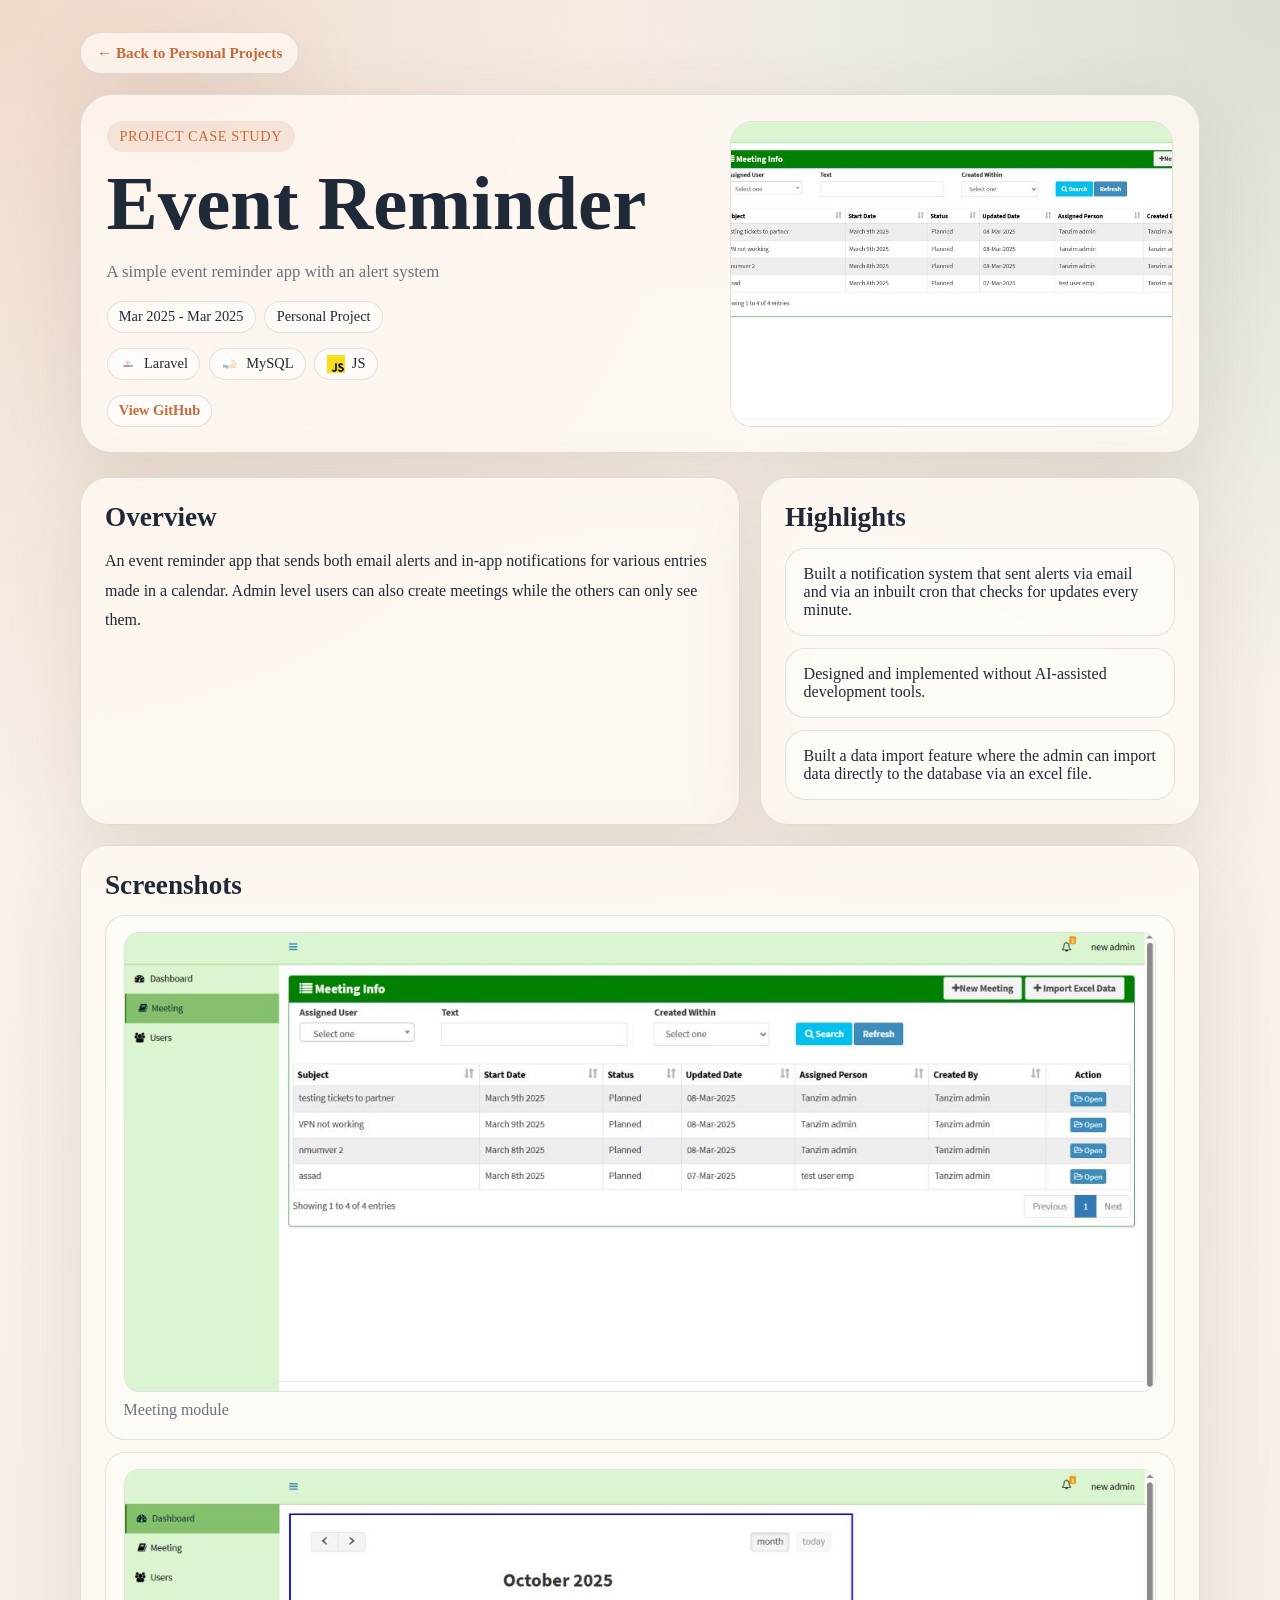
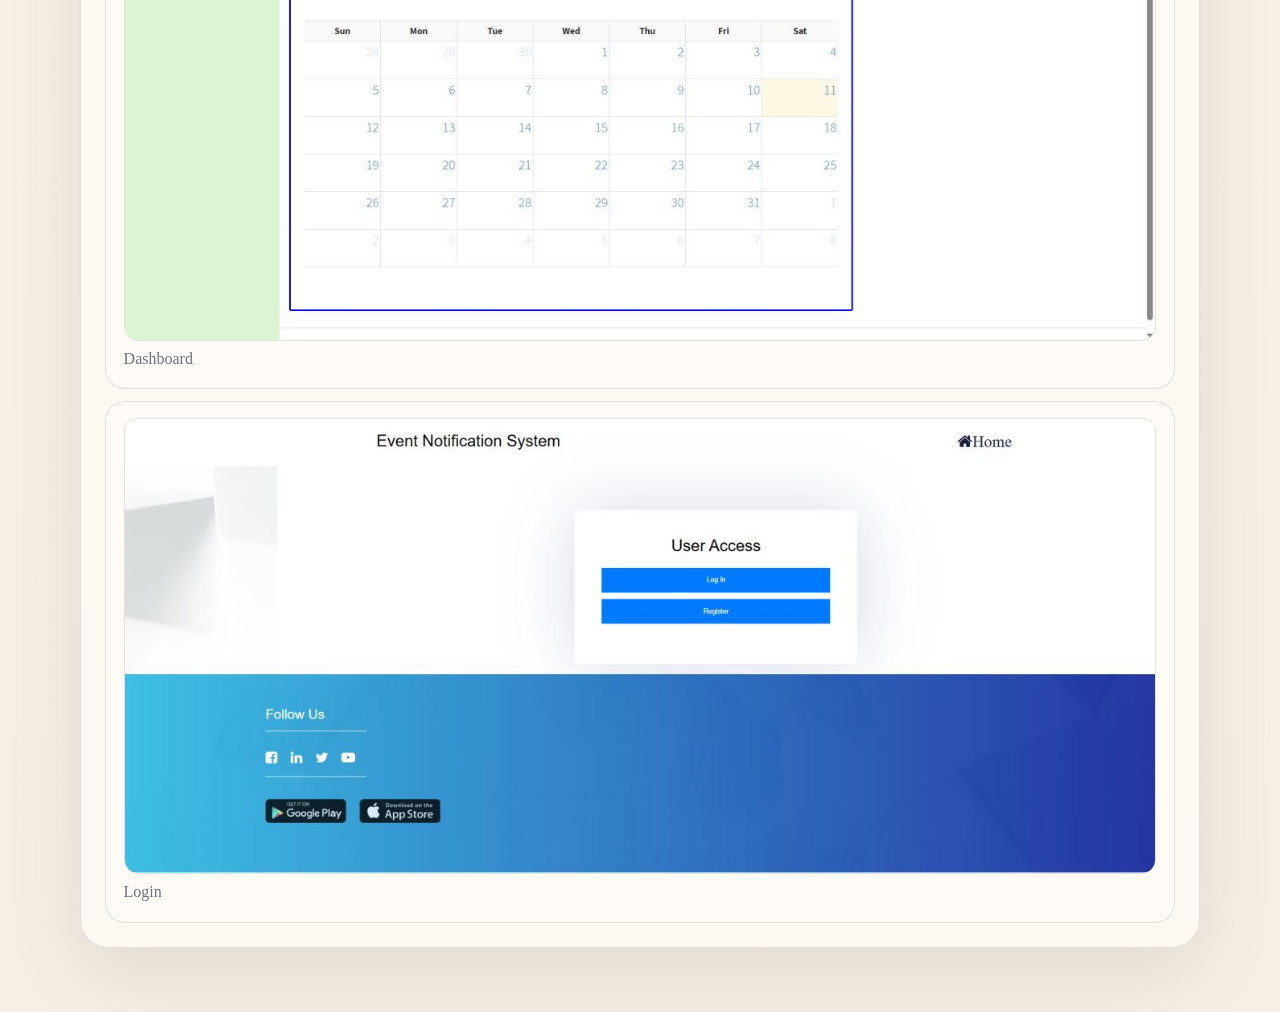
<file: projects/event-reminder.html>
<!DOCTYPE html>
<html lang="en">
<head>
    <meta charset="utf-8">
    <meta name="viewport" content="width=device-width, initial-scale=1">
    <title>Project</title>
    <link rel="icon" href="../public/favicon.ico">
    <link rel="stylesheet" href="../assets/site.css">
</head>
<body data-project-slug="event-reminder">
    <div class="page-shell">
        <a class="back-link" href="../index.html#projects">← Back to Personal Projects</a>

        <section class="hero detail-hero">
            <div>
                <div class="eyebrow" id="project-eyebrow"></div>
                <h1 id="project-title"></h1>
                <p class="lead" id="project-summary"></p>

                <div class="meta-list">
                    <span class="meta-pill" id="project-period"></span>
                    <span class="meta-pill" id="project-featured">Personal Project</span>
                </div>

                <div class="tag-list" id="project-tags"></div>
                <div class="link-list" id="project-links"></div>
            </div>

            <div id="project-cover"></div>
        </section>

        <section class="content-grid project-detail-grid">
            <article class="content-card">
                <h2>Overview</h2>
                <p class="body-copy" id="project-overview"></p>
            </article>

            <aside class="content-card">
                <h2>Highlights</h2>
                <div class="highlight-list" id="project-highlights"></div>
            </aside>
        </section>

        <section class="content-card" style="margin-top: 1.25rem;">
            <h2>Screenshots</h2>
            <div class="image-grid" id="project-screenshots"></div>
        </section>
    </div>

    <script type="module" src="../assets/project.js"></script>
</body>
</html>
</file>
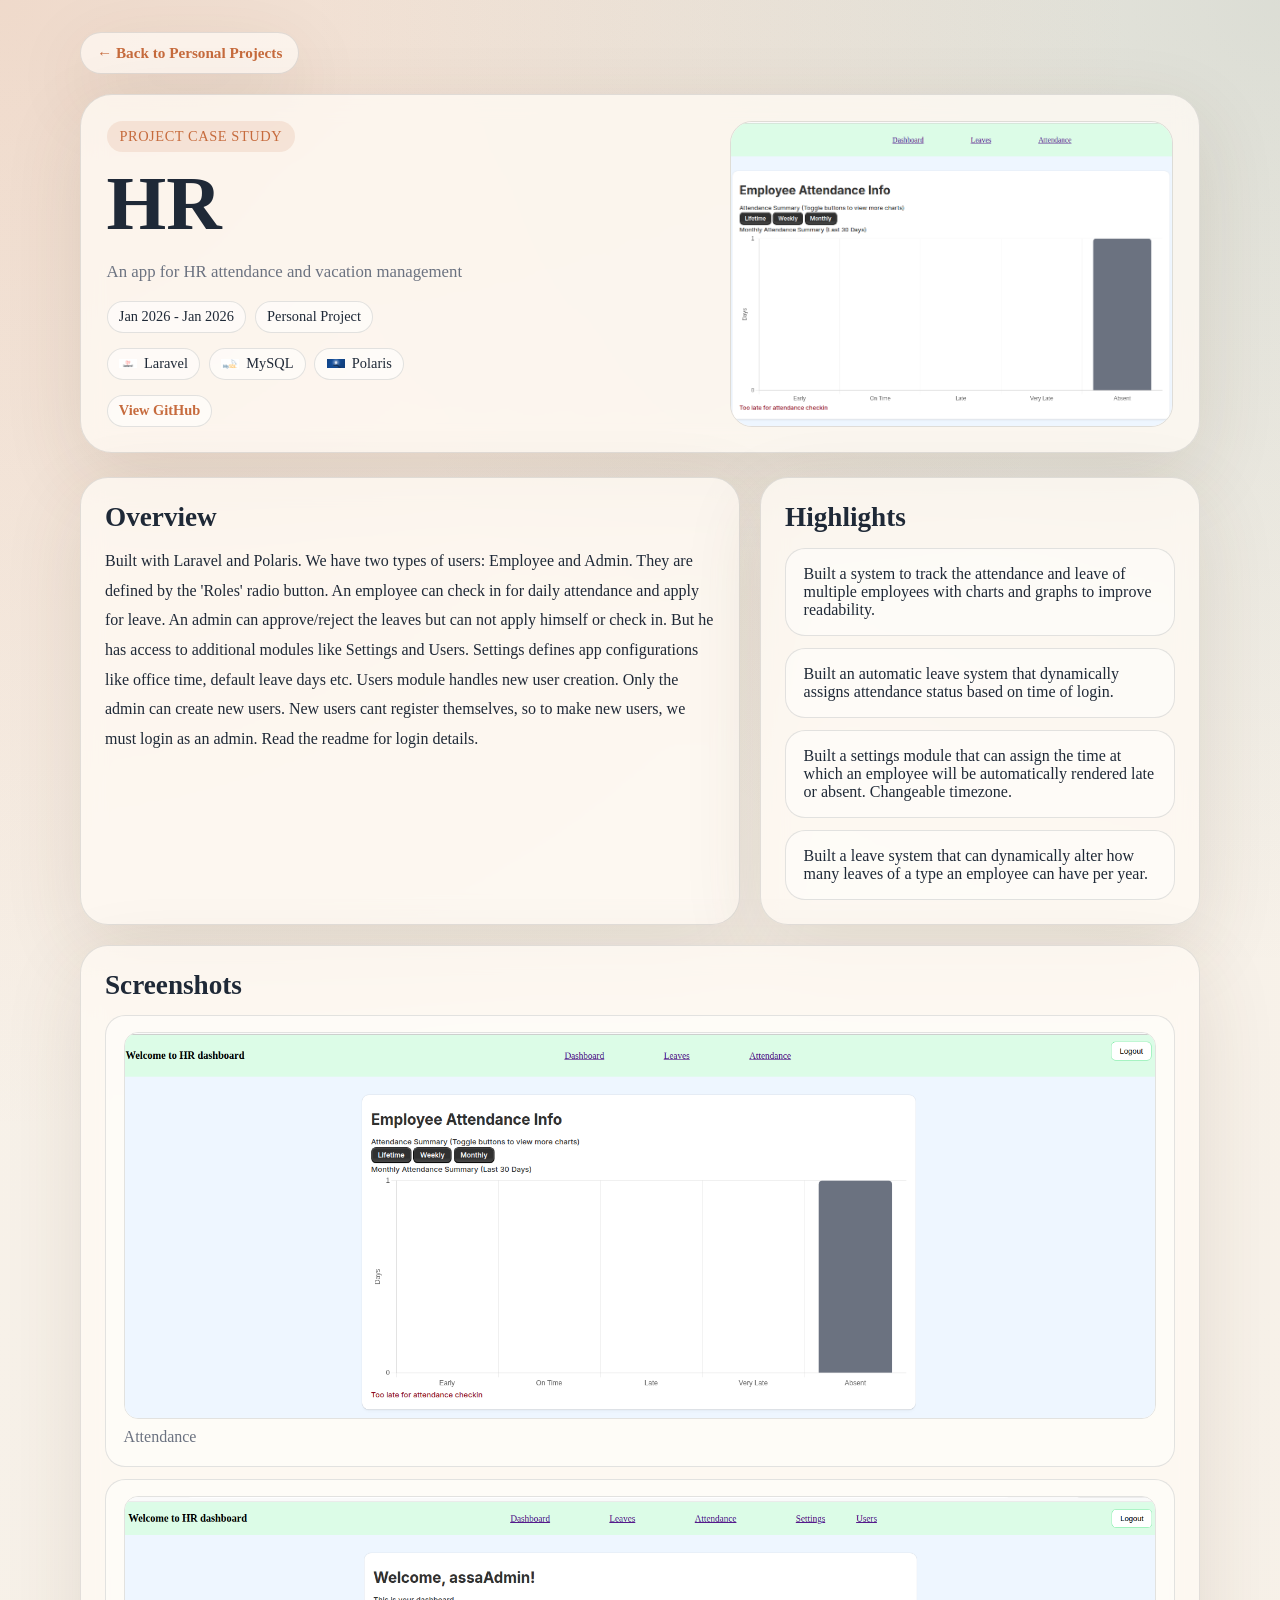
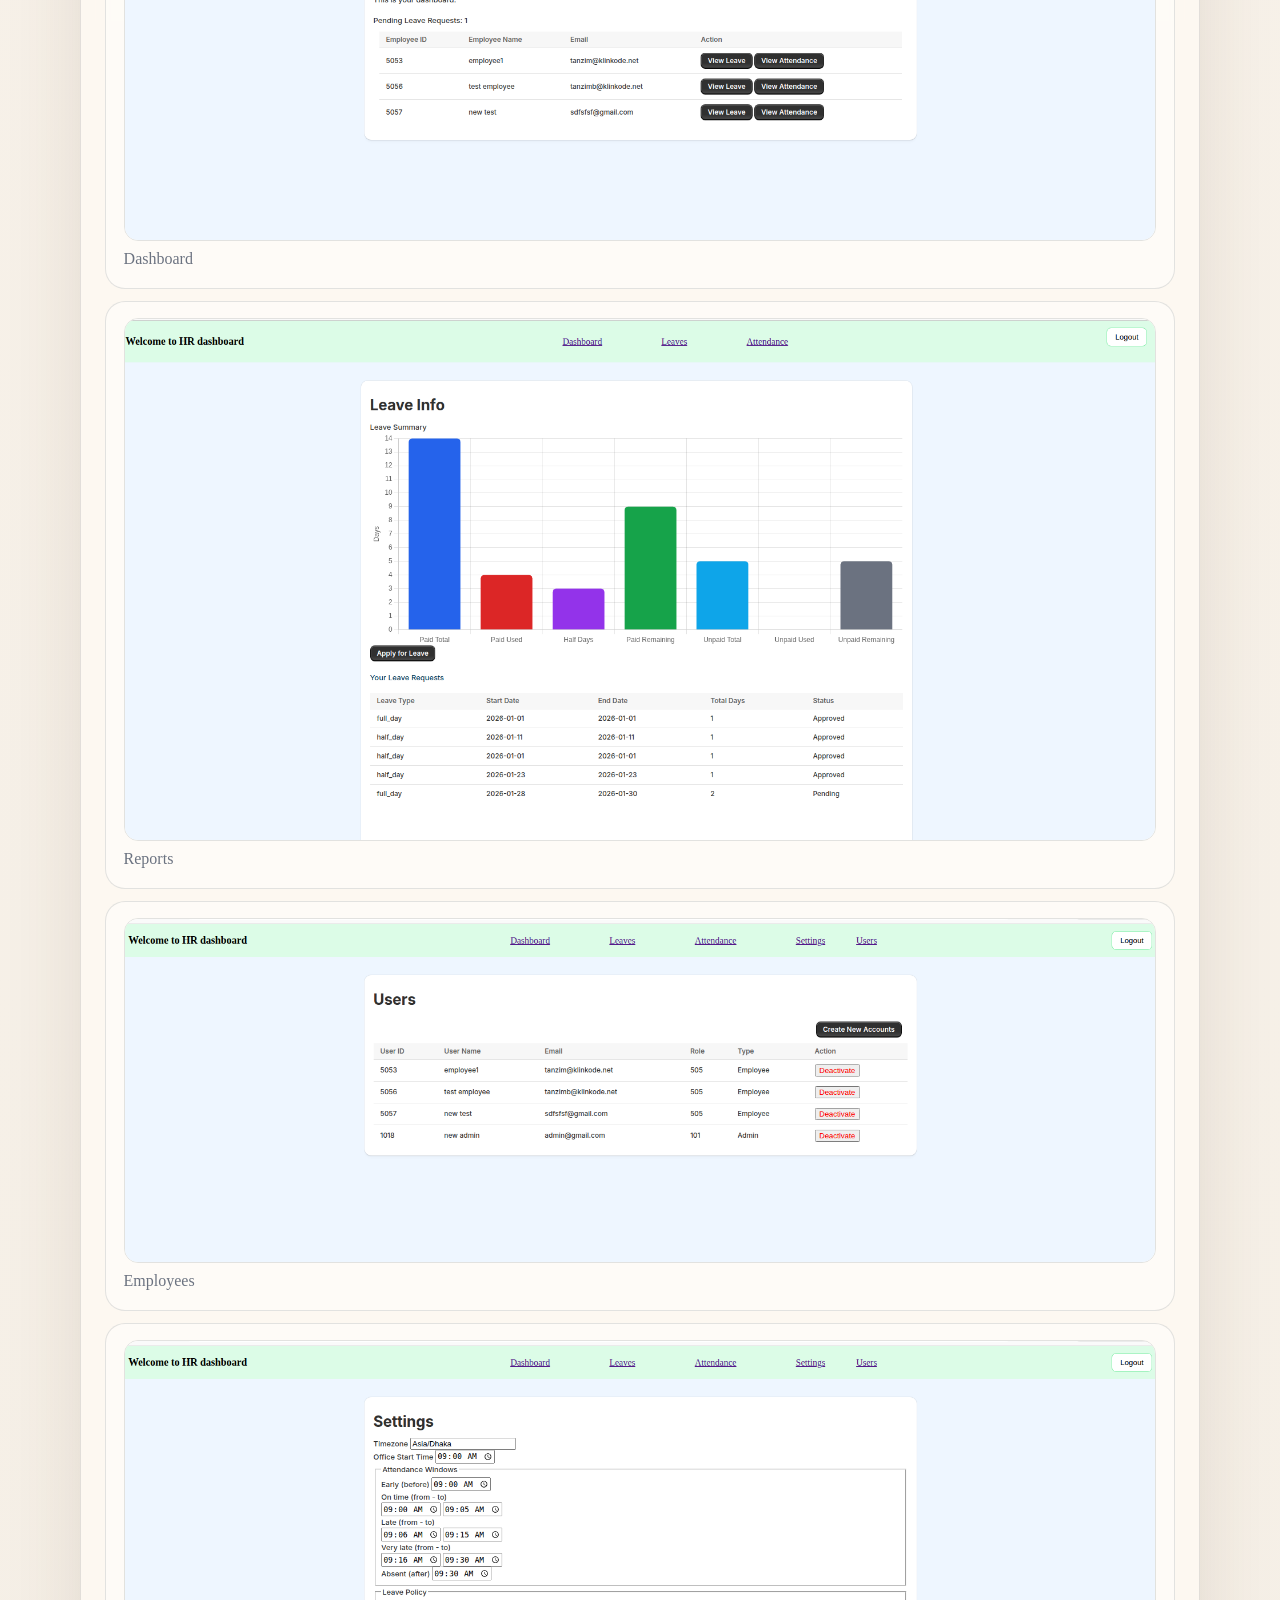
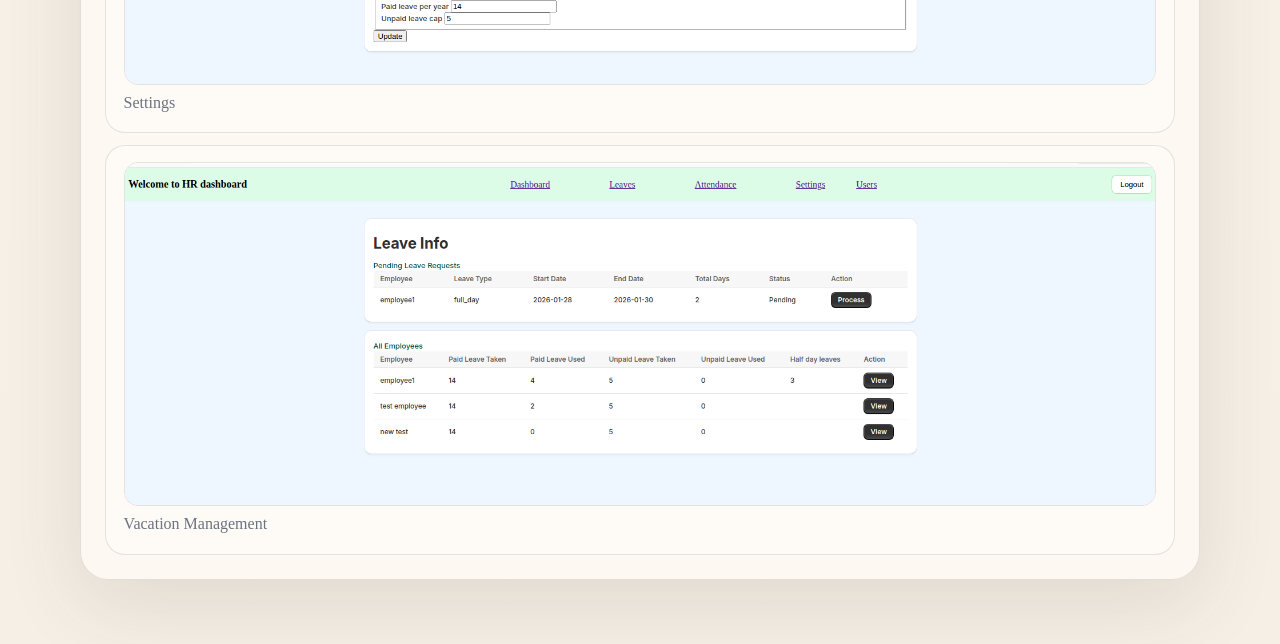
<file: projects/hr.html>
<!DOCTYPE html>
<html lang="en">
<head>
    <meta charset="utf-8">
    <meta name="viewport" content="width=device-width, initial-scale=1">
    <title>Project</title>
    <link rel="icon" href="../public/favicon.ico">
    <link rel="stylesheet" href="../assets/site.css">
</head>
<body data-project-slug="hr">
    <div class="page-shell">
        <a class="back-link" href="../index.html#projects">← Back to Personal Projects</a>

        <section class="hero detail-hero">
            <div>
                <div class="eyebrow" id="project-eyebrow"></div>
                <h1 id="project-title"></h1>
                <p class="lead" id="project-summary"></p>

                <div class="meta-list">
                    <span class="meta-pill" id="project-period"></span>
                    <span class="meta-pill" id="project-featured">Personal Project</span>
                </div>

                <div class="tag-list" id="project-tags"></div>
                <div class="link-list" id="project-links"></div>
            </div>

            <div id="project-cover"></div>
        </section>

        <section class="content-grid project-detail-grid">
            <article class="content-card">
                <h2>Overview</h2>
                <p class="body-copy" id="project-overview"></p>
            </article>

            <aside class="content-card">
                <h2>Highlights</h2>
                <div class="highlight-list" id="project-highlights"></div>
            </aside>
        </section>

        <section class="content-card" style="margin-top: 1.25rem;">
            <h2>Screenshots</h2>
            <div class="image-grid" id="project-screenshots"></div>
        </section>
    </div>

    <script type="module" src="../assets/project.js"></script>
</body>
</html>
</file>
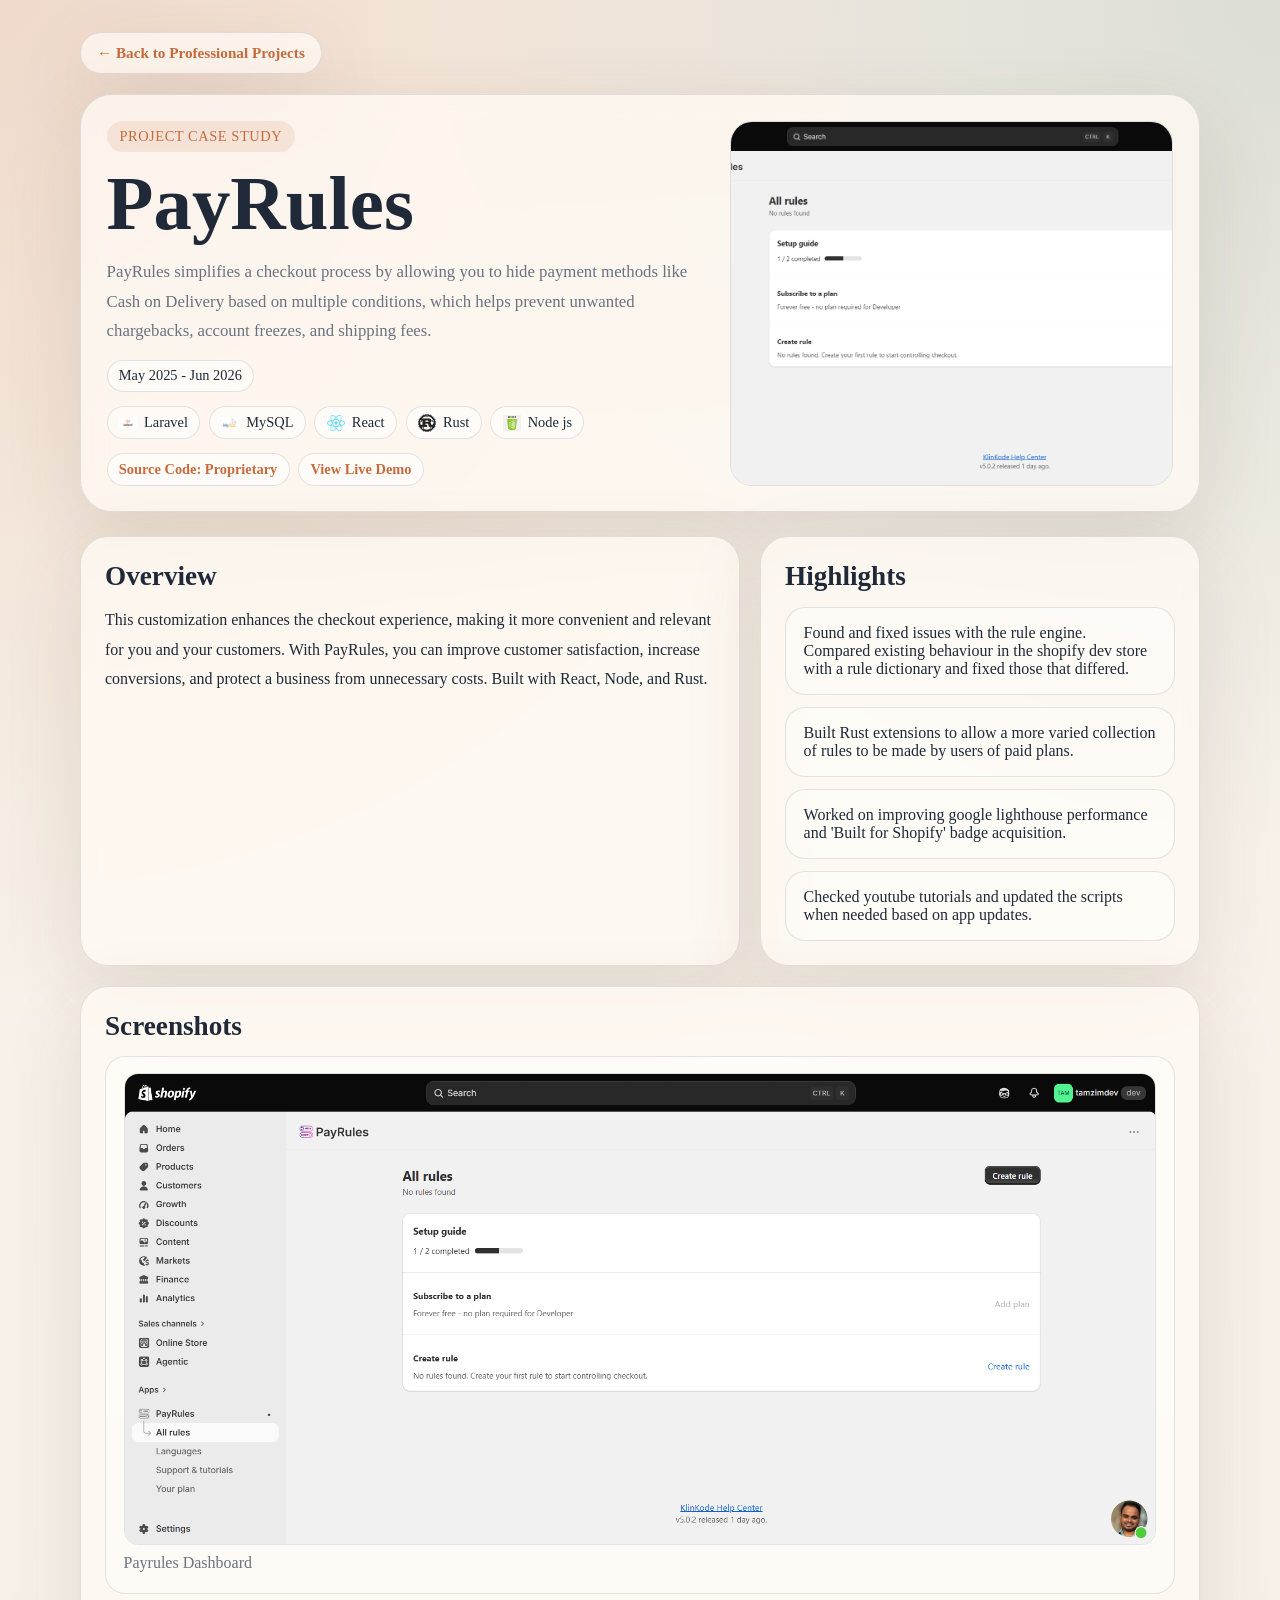
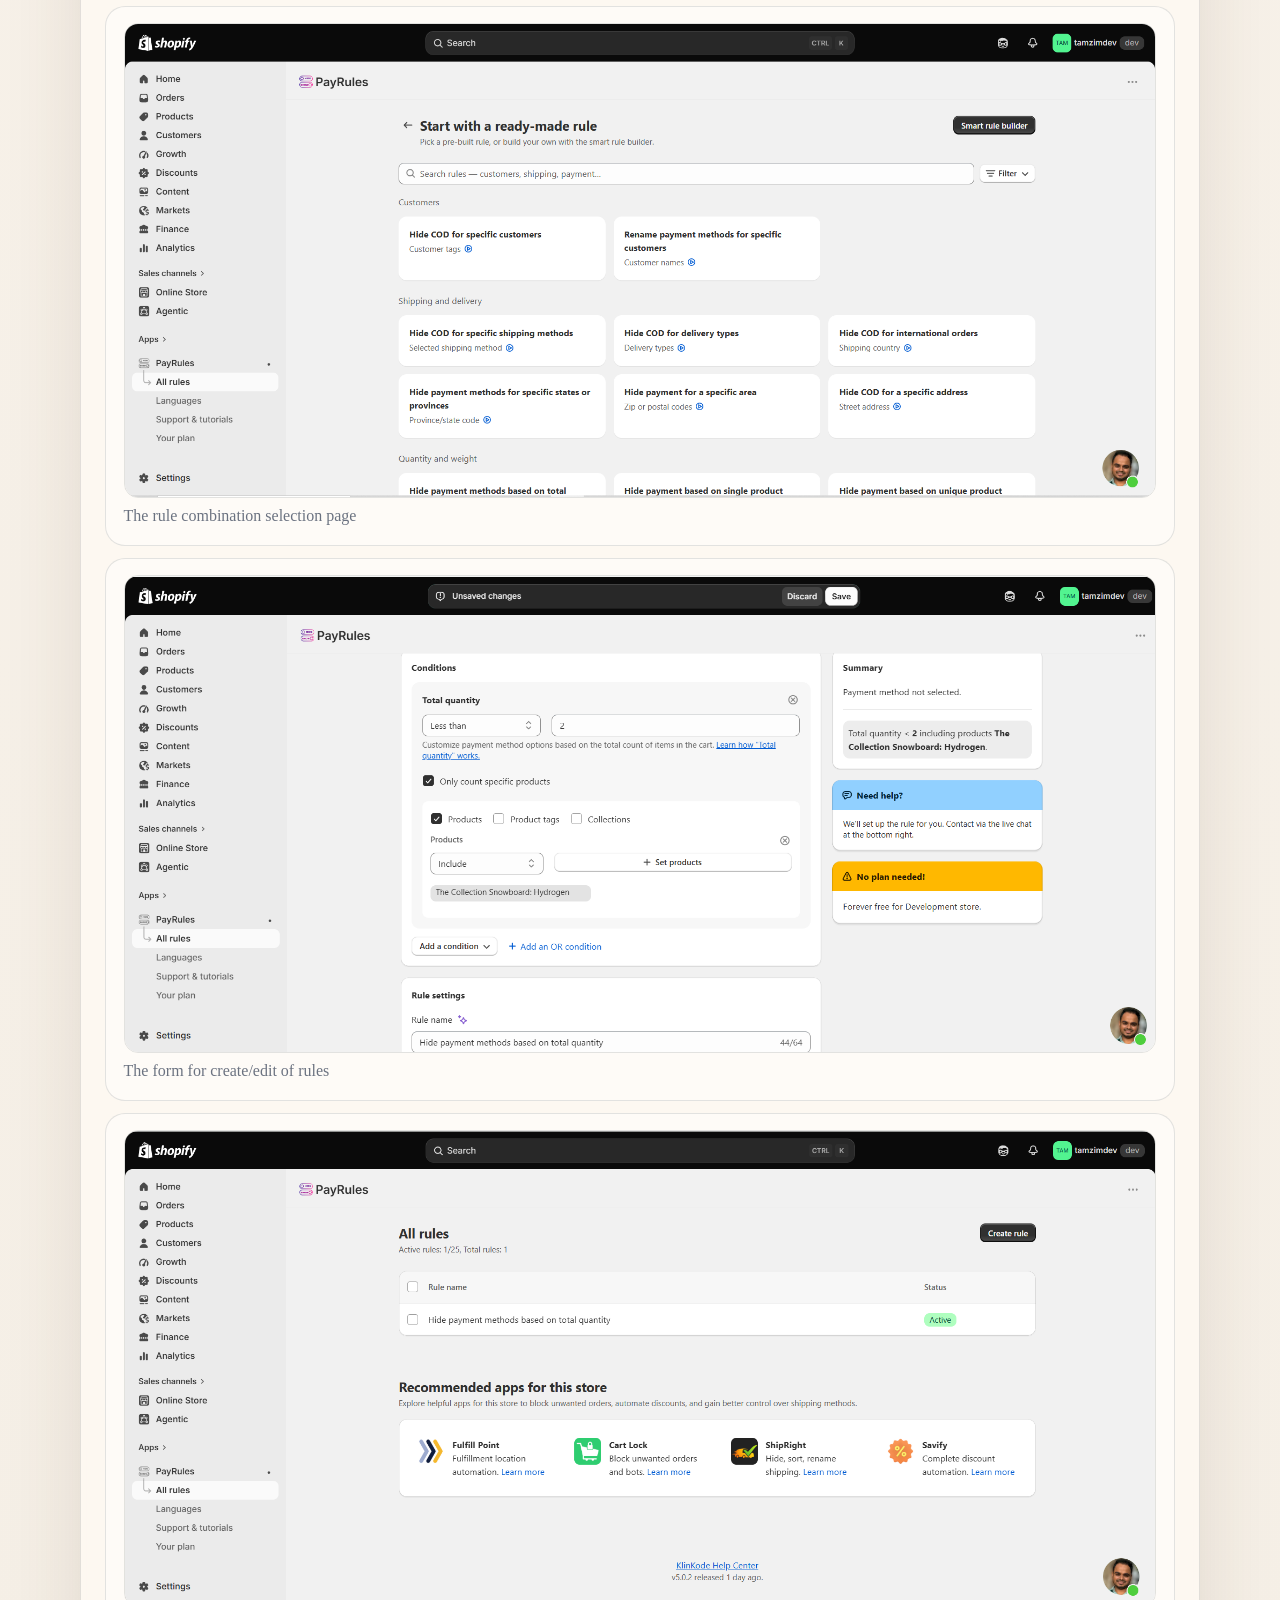
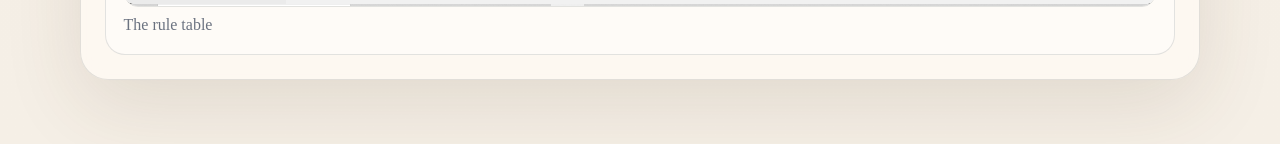
<file: projects/payrules.html>
<!DOCTYPE html>
<html lang="en">
<head>
    <meta charset="utf-8">
    <meta name="viewport" content="width=device-width, initial-scale=1">
    <title>Project</title>
    <link rel="icon" href="../public/favicon.ico">
    <link rel="stylesheet" href="../assets/site.css">
</head>
<body data-project-slug="payrules">
    <div class="page-shell">
        <a class="back-link" href="../index.html#professional">← Back to Professional Projects</a>

        <section class="hero detail-hero">
            <div>
                <div class="eyebrow" id="project-eyebrow"></div>
                <h1 id="project-title"></h1>
                <p class="lead" id="project-summary"></p>

                <div class="meta-list">
                    <span class="meta-pill" id="project-period"></span>
                    <span class="meta-pill" id="project-featured">Professional Project</span>
                </div>

                <div class="tag-list" id="project-tags"></div>
                <div class="link-list" id="project-links"></div>
            </div>

            <div id="project-cover"></div>
        </section>

        <section class="content-grid project-detail-grid">
            <article class="content-card">
                <h2>Overview</h2>
                <p class="body-copy" id="project-overview"></p>
            </article>

            <aside class="content-card">
                <h2>Highlights</h2>
                <div class="highlight-list" id="project-highlights"></div>
            </aside>
        </section>

        <section class="content-card" style="margin-top: 1.25rem;">
            <h2>Screenshots</h2>
            <div class="image-grid" id="project-screenshots"></div>
        </section>
    </div>

    <script type="module" src="../assets/project.js"></script>
</body>
</html>
</file>
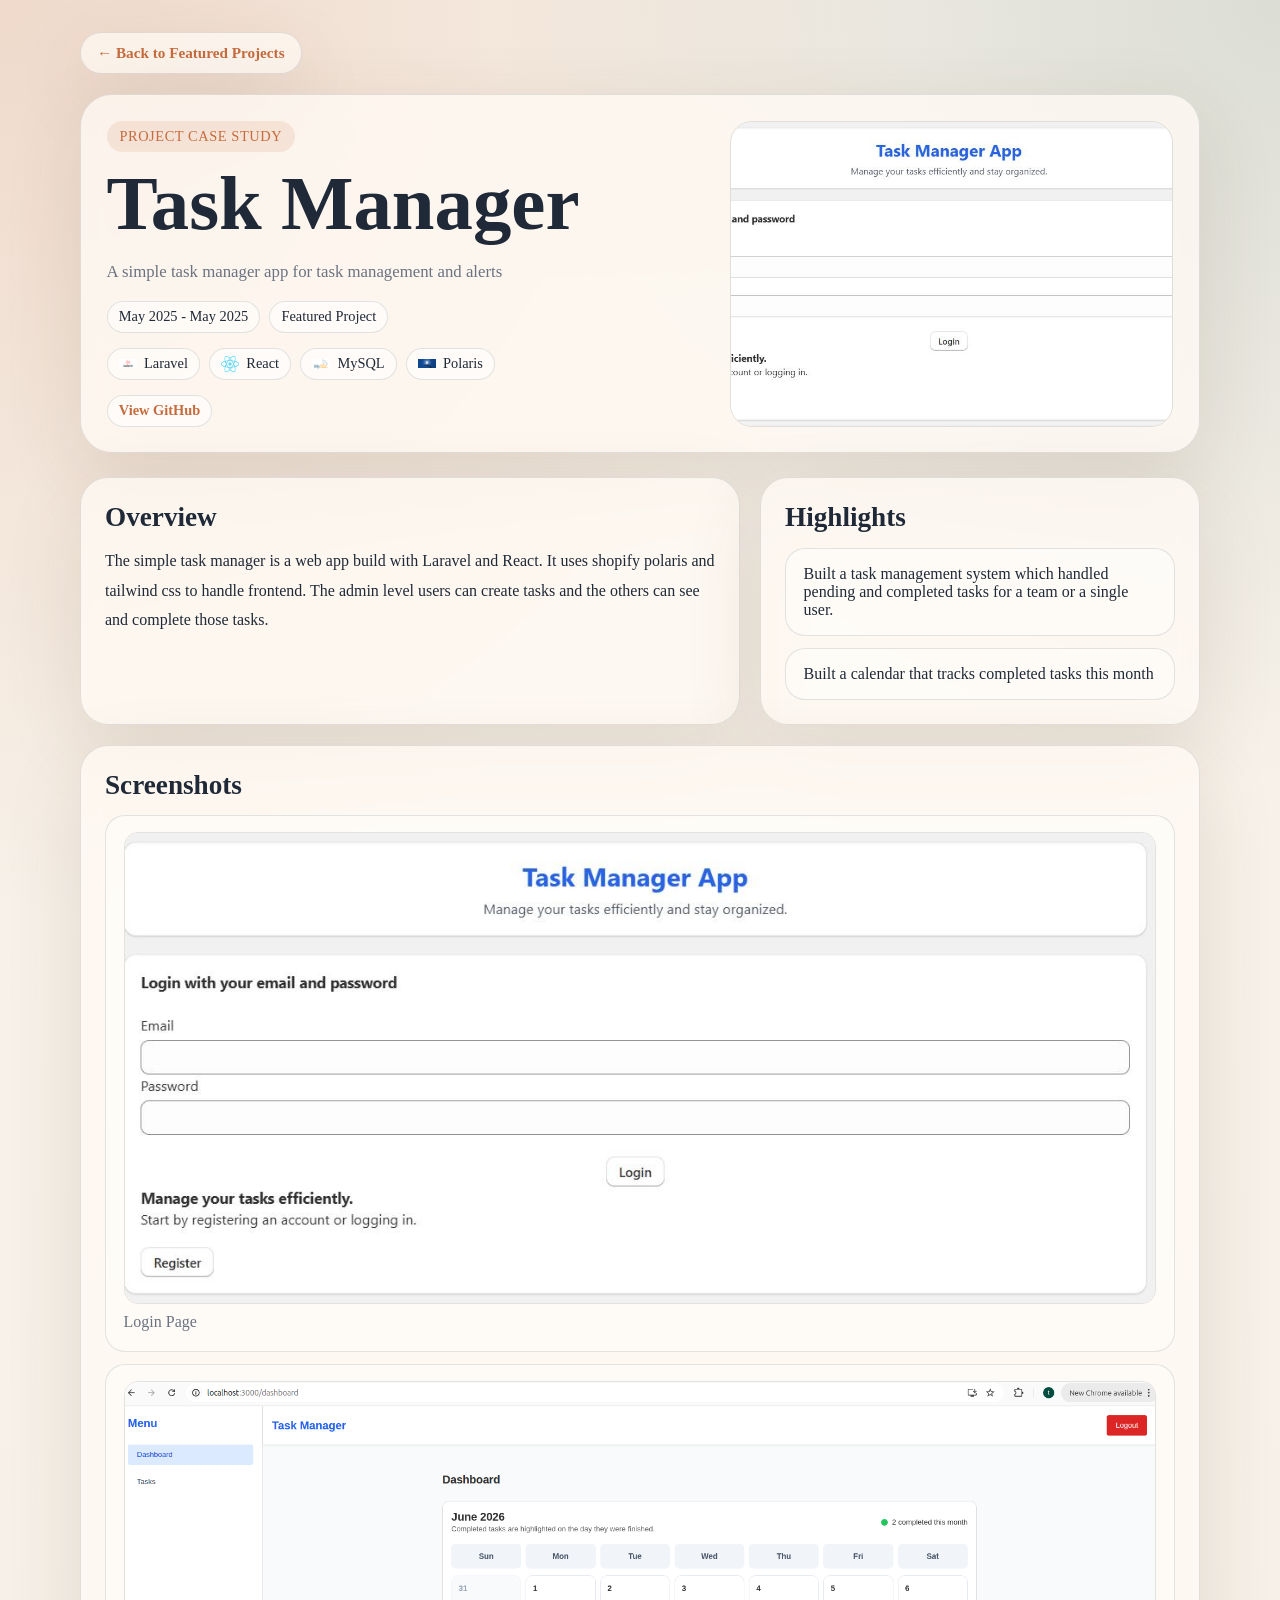
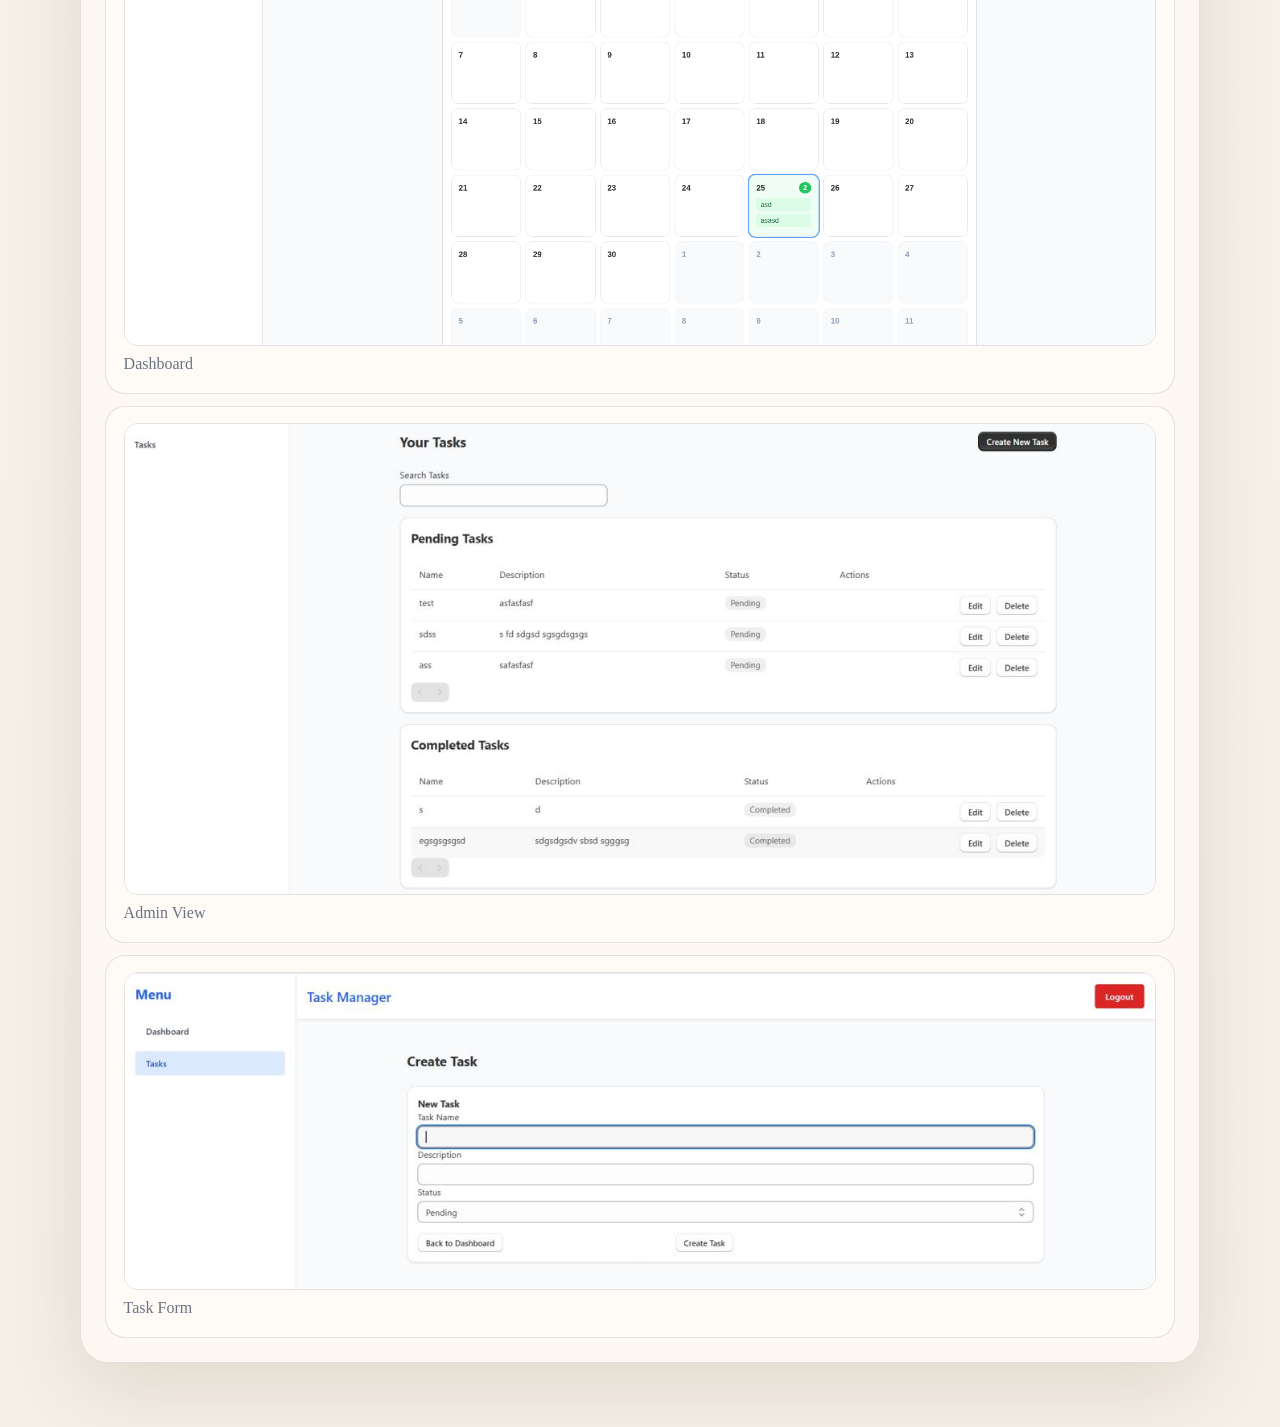
<file: projects/task-manager.html>
<!DOCTYPE html>
<html lang="en">
<head>
    <meta charset="utf-8">
    <meta name="viewport" content="width=device-width, initial-scale=1">
    <title>Project</title>
    <link rel="icon" href="../public/favicon.ico">
    <link rel="stylesheet" href="../assets/site.css">
</head>
<body data-project-slug="task-manager">
    <div class="page-shell">
        <a class="back-link" href="../index.html#projects">← Back to Featured Projects</a>

        <section class="hero detail-hero">
            <div>
                <div class="eyebrow" id="project-eyebrow"></div>
                <h1 id="project-title"></h1>
                <p class="lead" id="project-summary"></p>

                <div class="meta-list">
                    <span class="meta-pill" id="project-period"></span>
                    <span class="meta-pill" id="project-featured">Featured Project</span>
                </div>

                <div class="tag-list" id="project-tags"></div>
                <div class="link-list" id="project-links"></div>
            </div>

            <div id="project-cover"></div>
        </section>

        <section class="content-grid project-detail-grid">
            <article class="content-card">
                <h2>Overview</h2>
                <p class="body-copy" id="project-overview"></p>
            </article>

            <aside class="content-card">
                <h2>Highlights</h2>
                <div class="highlight-list" id="project-highlights"></div>
            </aside>
        </section>

        <section class="content-card" style="margin-top: 1.25rem;">
            <h2>Screenshots</h2>
            <div class="image-grid" id="project-screenshots"></div>
        </section>
    </div>

    <script type="module" src="../assets/project.js"></script>
</body>
</html>
</file>
<file: assets/site.css>
:root {
    --bg: #f5efe6;
    --surface: rgba(255, 250, 244, 0.78);
    --surface-strong: #fffaf4;
    --text: #1f2937;
    --muted: #6b7280;
    --line: rgba(31, 41, 55, 0.12);
    --accent: #c66b3d;
    --accent-soft: rgba(198, 107, 61, 0.12);
    --shadow: 0 24px 80px rgba(84, 54, 31, 0.12);
}

* {
    box-sizing: border-box;
}

html {
    scroll-behavior: smooth;
}

body {
    margin: 0;
    min-height: 100vh;
    font-family: Georgia, "Times New Roman", serif;
    color: var(--text);
    background:
        radial-gradient(circle at top left, rgba(198, 107, 61, 0.18), transparent 28%),
        radial-gradient(circle at top right, rgba(47, 95, 83, 0.14), transparent 24%),
        linear-gradient(180deg, #f8f2ea 0%, var(--bg) 100%);
}

a {
    color: inherit;
    text-decoration: none;
}

.page-shell {
    width: min(1120px, calc(100% - 2rem));
    margin: 0 auto;
    padding: 2rem 0 4rem;
}

.topbar {
    position: sticky;
    top: 1rem;
    z-index: 10;
    display: flex;
    justify-content: center;
    margin-bottom: 2rem;
}

.topbar nav {
    display: flex;
    gap: 0.75rem;
    flex-wrap: wrap;
    justify-content: center;
    padding: 0.85rem 1rem;
    border: 1px solid var(--line);
    border-radius: 999px;
    background: rgba(255, 250, 244, 0.72);
    backdrop-filter: blur(16px);
    box-shadow: var(--shadow);
}

.topbar a,
.back-link {
    padding: 0.45rem 0.8rem;
    border-radius: 999px;
    color: var(--muted);
    font-size: 0.95rem;
}

.topbar a:hover,
.back-link:hover {
    background: var(--accent-soft);
    color: var(--text);
}

.hero,
.section-card,
.content-card {
    border: 1px solid var(--line);
    background: var(--surface);
    backdrop-filter: blur(12px);
    box-shadow: var(--shadow);
}

.hero {
    display: grid;
    grid-template-columns: 1.3fr 0.9fr;
    gap: 1.5rem;
    padding: 2rem;
    border-radius: 32px;
    margin-bottom: 1.5rem;
}

.eyebrow {
    display: inline-flex;
    align-items: center;
    gap: 0.5rem;
    margin-bottom: 1rem;
    padding: 0.45rem 0.8rem;
    border-radius: 999px;
    background: var(--accent-soft);
    color: var(--accent);
    font-size: 0.9rem;
    letter-spacing: 0.04em;
    text-transform: uppercase;
}

h1,
h2,
h3,
p {
    margin: 0;
}

h1 {
    font-size: clamp(2.6rem, 6vw, 5.2rem);
    line-height: 0.95;
    margin-bottom: 1rem;
}

.hero p,
.lead {
    max-width: 42rem;
    color: var(--muted);
    font-size: 1.05rem;
    line-height: 1.75;
}

.hero-about {
    margin-top: 1.5rem;
    padding-top: 1.25rem;
    border-top: 1px solid var(--line);
}

.hero-about h2 {
    margin-bottom: 0.75rem;
    font-size: 1.35rem;
}

.hero-panel {
    display: grid;
    gap: 1rem;
}

.panel-box {
    border: 1px dashed rgba(198, 107, 61, 0.4);
    border-radius: 24px;
    background:
        linear-gradient(135deg, rgba(198, 107, 61, 0.12), rgba(47, 95, 83, 0.08)),
        var(--surface-strong);
    min-height: 220px;
    padding: 1.25rem;
}

.hero-image {
    width: 100%;
    max-width: 300px;
    height: 300px;
    object-fit: cover;
    object-position: center top;
    border-radius: 20px;
    border: 1px solid rgba(31, 41, 55, 0.1);
    box-shadow: 0 16px 40px rgba(84, 54, 31, 0.18);
    margin-bottom: 1rem;
    margin-inline: auto;
    display: block;
}

.hero-facts {
    display: grid;
    gap: 0.65rem;
    margin-top: 0.25rem;
}

.hero-fact {
    display: block;
    padding: 0.7rem 0.85rem;
    border-radius: 14px;
    background: rgba(255, 255, 255, 0.56);
    border: 1px solid var(--line);
    font-weight: 700;
    color: var(--text);
    line-height: 1.5;
}

.content-grid {
    display: grid;
    grid-template-columns: repeat(12, 1fr);
    gap: 1.25rem;
}

.section-card,
.content-card {
    padding: 1.5rem;
    border-radius: 28px;
    min-height: 220px;
}

.section-card h2,
.content-card h2 {
    margin-bottom: 0.8rem;
    font-size: 1.7rem;
}

.span-6 {
    grid-column: span 6;
}

.span-12 {
    grid-column: span 12;
}

.link-grid,
.education-list,
.experience-list,
.project-list {
    display: grid;
    gap: 0.9rem;
    margin-top: 1rem;
}

.link-grid a {
    display: block;
    padding: 1rem 1.1rem;
    border: 1px solid var(--line);
    border-radius: 20px;
    background: rgba(255, 255, 255, 0.36);
    transition: transform 0.2s ease, border-color 0.2s ease;
}

.link-grid a:hover {
    transform: translateY(-2px);
    border-color: rgba(198, 107, 61, 0.4);
}

.contact-list {
    display: grid;
    gap: 0.75rem;
    margin-top: 1rem;
}

.skill-groups {
    display: grid;
    grid-template-columns: repeat(2, minmax(0, 1fr));
    gap: 1rem;
    margin-top: 1rem;
}

.skill-group,
.skill-item,
.experience-item,
.education-item,
.project-item,
.highlight-item,
.image-card {
    padding: 1rem 1.1rem;
    border-radius: 20px;
    border: 1px solid var(--line);
    background: rgba(255, 255, 255, 0.42);
}

.skill-group h3 {
    margin-bottom: 0.85rem;
    font-size: 1rem;
    color: var(--accent);
    letter-spacing: 0.03em;
    text-transform: uppercase;
}

.skill-item {
    display: grid;
    grid-template-columns: minmax(0, 1fr) auto;
    align-items: center;
    gap: 0.75rem;
    padding: 0.85rem 0;
    border: 0;
    border-radius: 0;
    background: transparent;
}

.skill-item + .skill-item {
    border-top: 1px solid var(--line);
}

.skill-score {
    flex-shrink: 0;
    padding: 0.35rem 0.7rem;
    border-radius: 999px;
    background: var(--accent-soft);
    color: var(--accent);
    font-size: 0.85rem;
    white-space: nowrap;
}

.education-item h3,
.experience-item h3,
.project-item h3 {
    margin-bottom: 0.35rem;
    font-size: 1.1rem;
}

.education-item h3 {
    text-transform: uppercase;
    letter-spacing: 0.03em;
}

.education-degree,
.education-meta,
.experience-meta,
.experience-reference {
    color: var(--text);
    font-weight: 700;
    line-height: 1.6;
}

.education-degree {
    margin-bottom: 0.25rem;
    text-transform: uppercase;
    letter-spacing: 0.03em;
}

.education-meta,
.experience-meta {
    margin-top: 0.25rem;
}

.experience-reference {
    margin-top: 0.85rem;
    line-height: 1.7;
}

.section-card p,
.project-meta,
.link-grid a span,
.caption,
.muted-copy {
    color: var(--muted);
    line-height: 1.7;
}

.project-list {
    grid-template-columns: 1fr;
}

.project-preview {
    width: 100%;
    height: 220px;
    margin-bottom: 0.9rem;
    border-radius: 16px;
    border: 1px solid var(--line);
    object-fit: cover;
    object-position: top center;
}

.project-item h3 a:hover {
    color: var(--accent);
}

.project-tags,
.project-links,
.meta-list,
.tag-list,
.link-list {
    display: flex;
    flex-wrap: wrap;
    gap: 0.55rem;
    margin-top: 0.9rem;
}

.project-tag,
.project-link,
.meta-pill,
.tag,
.action-link {
    display: inline-flex;
    align-items: center;
    gap: 0.45rem;
    padding: 0.4rem 0.7rem;
    border-radius: 999px;
    border: 1px solid var(--line);
    background: rgba(255, 255, 255, 0.55);
    font-size: 0.9rem;
    line-height: 1.2;
}

.project-tag img,
.tag img {
    width: 18px;
    height: 18px;
    object-fit: contain;
    flex-shrink: 0;
}

.project-link,
.action-link,
.back-link {
    color: var(--accent);
    font-weight: 700;
}

.back-link {
    display: inline-flex;
    align-items: center;
    gap: 0.4rem;
    margin-bottom: 1.25rem;
    padding: 0.7rem 1rem;
    border: 1px solid var(--line);
    border-radius: 999px;
    background: rgba(255, 250, 244, 0.72);
    box-shadow: var(--shadow);
}

.hero.detail-hero {
    grid-template-columns: 1.15fr 0.85fr;
    padding: 1.6rem;
}

.cover-image {
    width: 100%;
    height: 100%;
    min-height: 280px;
    object-fit: cover;
    border-radius: 22px;
    border: 1px solid var(--line);
}

.content-grid.project-detail-grid {
    grid-template-columns: 1.2fr 0.8fr;
}

.body-copy {
    color: var(--text);
    line-height: 1.85;
    white-space: pre-line;
}

.highlight-list,
.image-grid {
    display: grid;
    gap: 0.75rem;
    margin-top: 0.9rem;
}

.image-card img {
    width: 100%;
    border-radius: 14px;
    border: 1px solid var(--line);
    object-fit: cover;
}

.empty-state,
.empty-note {
    margin-top: 1rem;
    padding: 1rem 1.1rem;
    border: 1px dashed rgba(198, 107, 61, 0.35);
    border-radius: 20px;
    color: var(--muted);
    background: rgba(255, 255, 255, 0.28);
}

.contact-list div {
    padding: 0.9rem 1rem;
    border-radius: 18px;
    background: rgba(255, 255, 255, 0.4);
    border: 1px solid var(--line);
    color: var(--muted);
}

footer {
    padding: 1.5rem 0 0;
    text-align: center;
    color: var(--muted);
    font-size: 0.95rem;
}

@media (max-width: 900px) {
    .hero,
    .hero.detail-hero,
    .content-grid,
    .content-grid.project-detail-grid,
    .skill-groups {
        grid-template-columns: 1fr;
    }

    .span-6,
    .span-12 {
        grid-column: auto;
    }
}

@media (max-width: 640px) {
    .page-shell {
        width: min(100% - 1rem, 1120px);
        padding-top: 1rem;
    }

    .topbar {
        top: 0.5rem;
        margin-bottom: 1rem;
    }

    .topbar nav {
        border-radius: 24px;
    }

    .hero,
    .section-card,
    .content-card {
        padding: 1.2rem;
        border-radius: 24px;
    }
}
</file>
